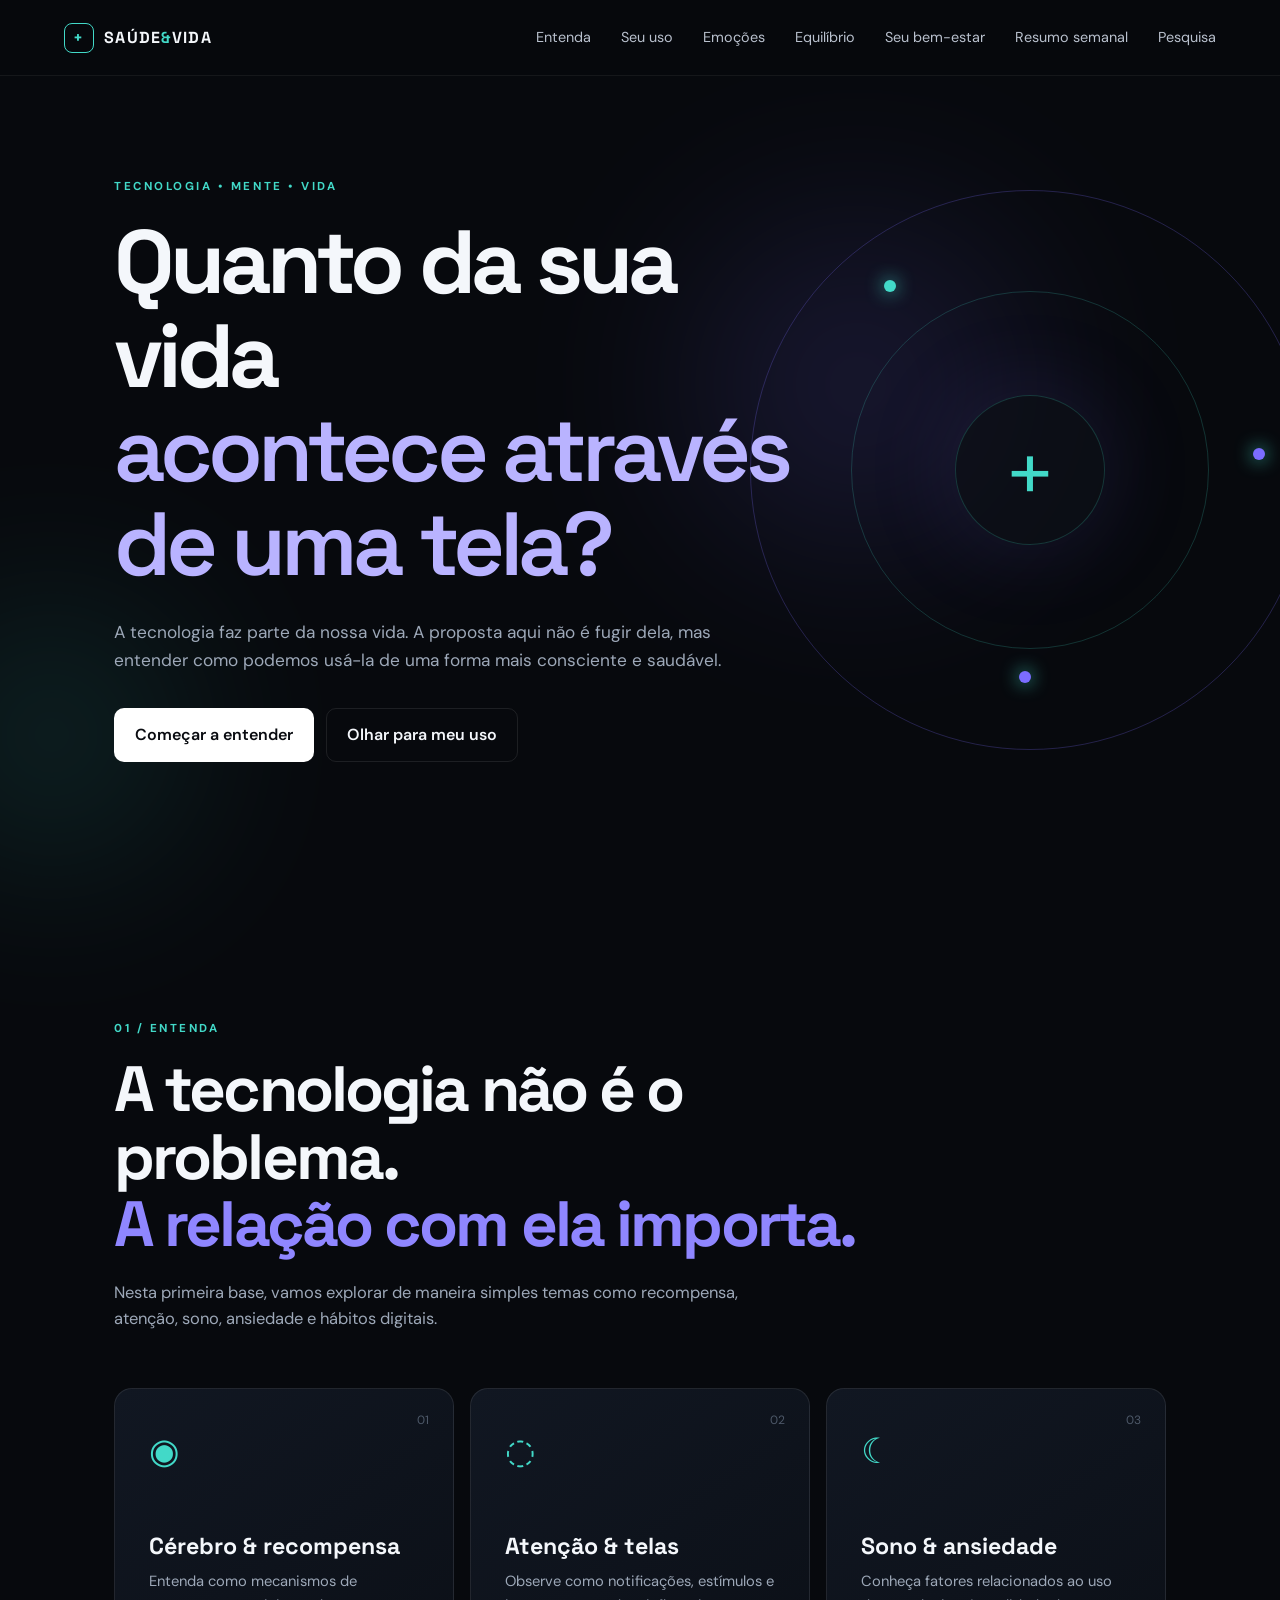
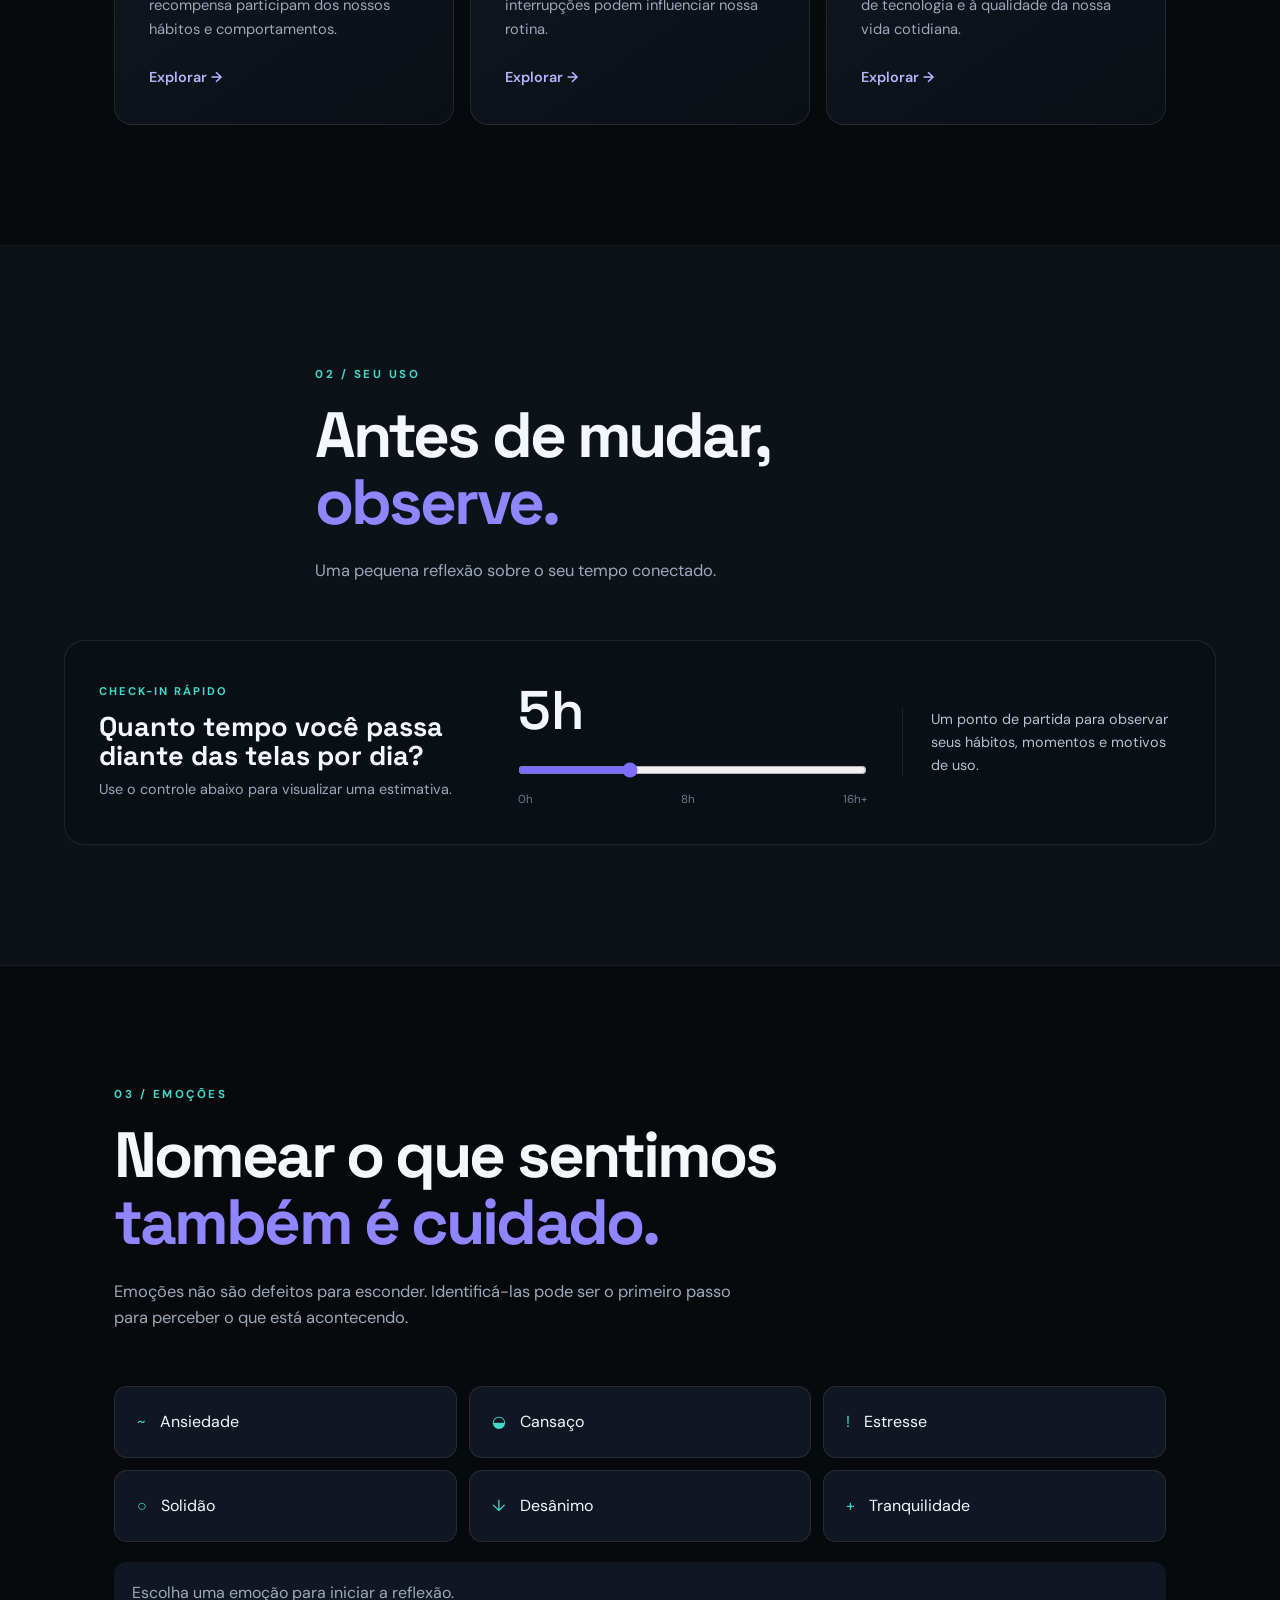
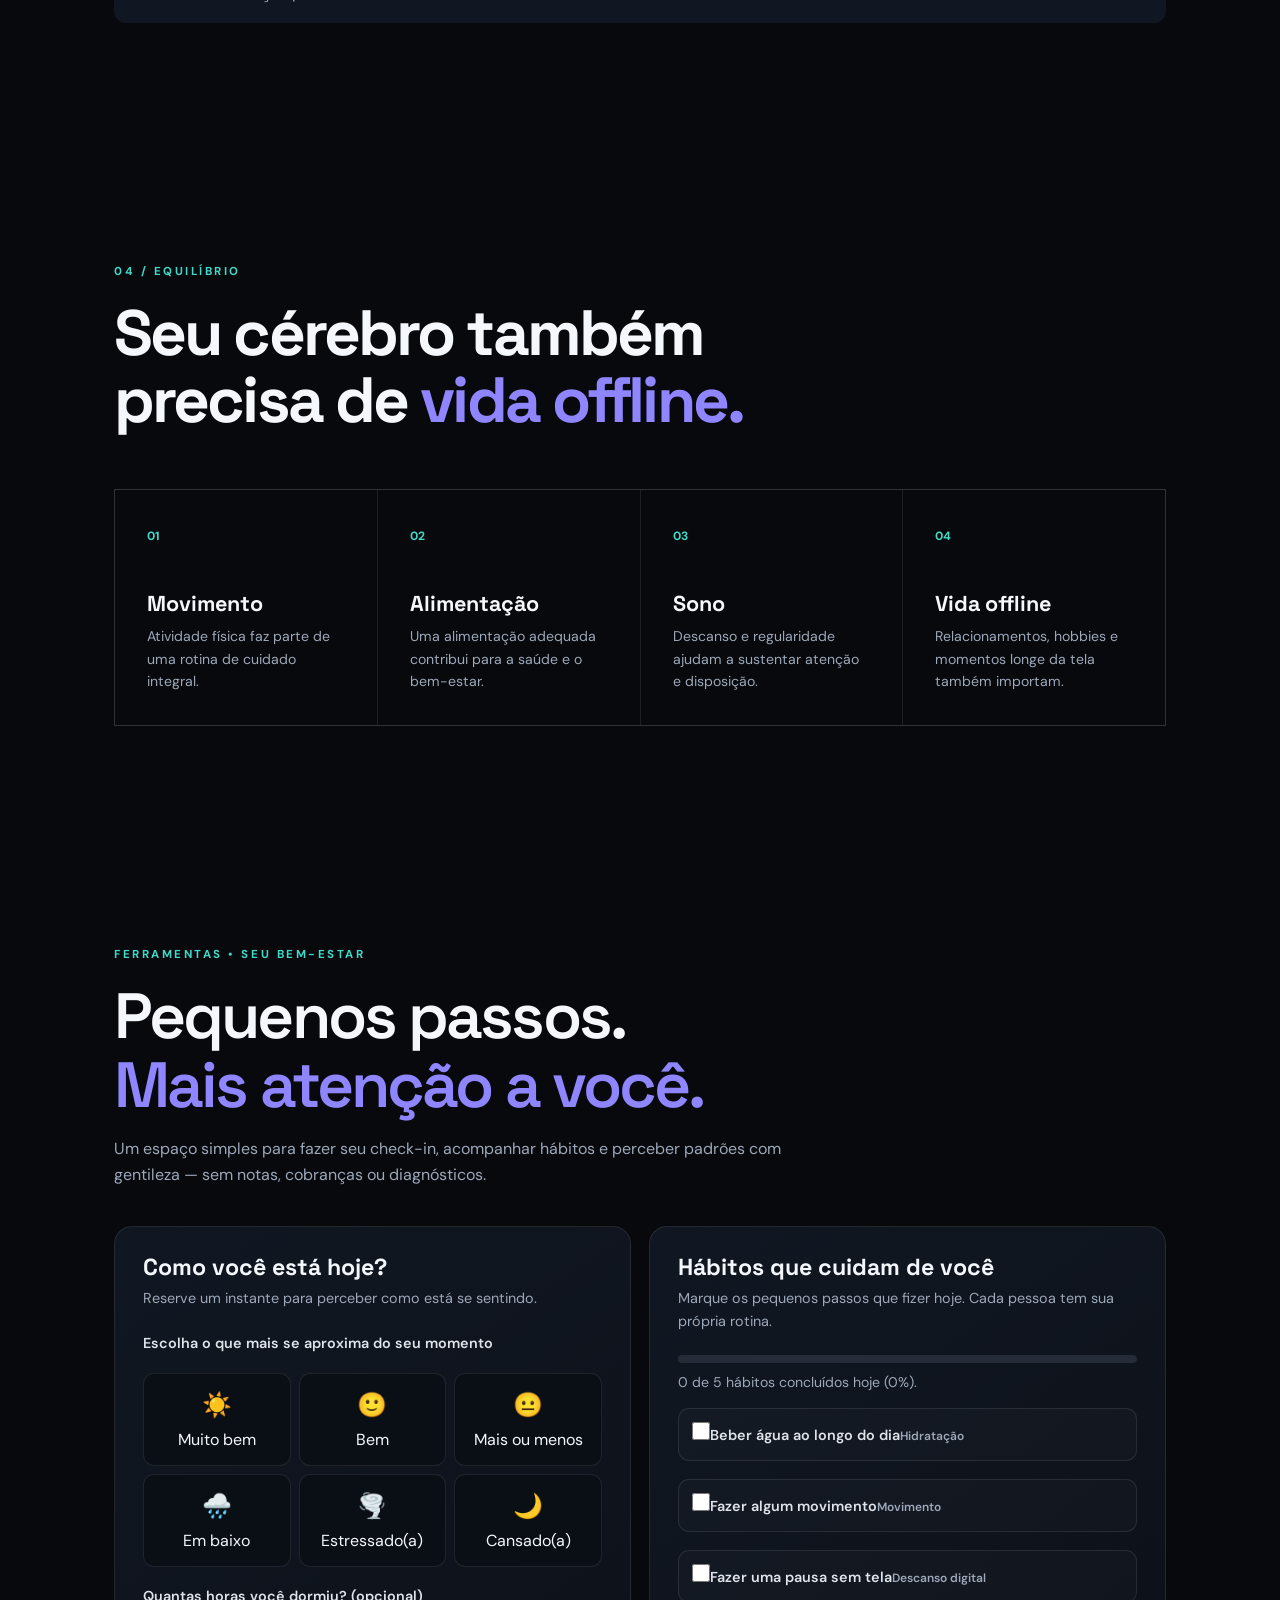
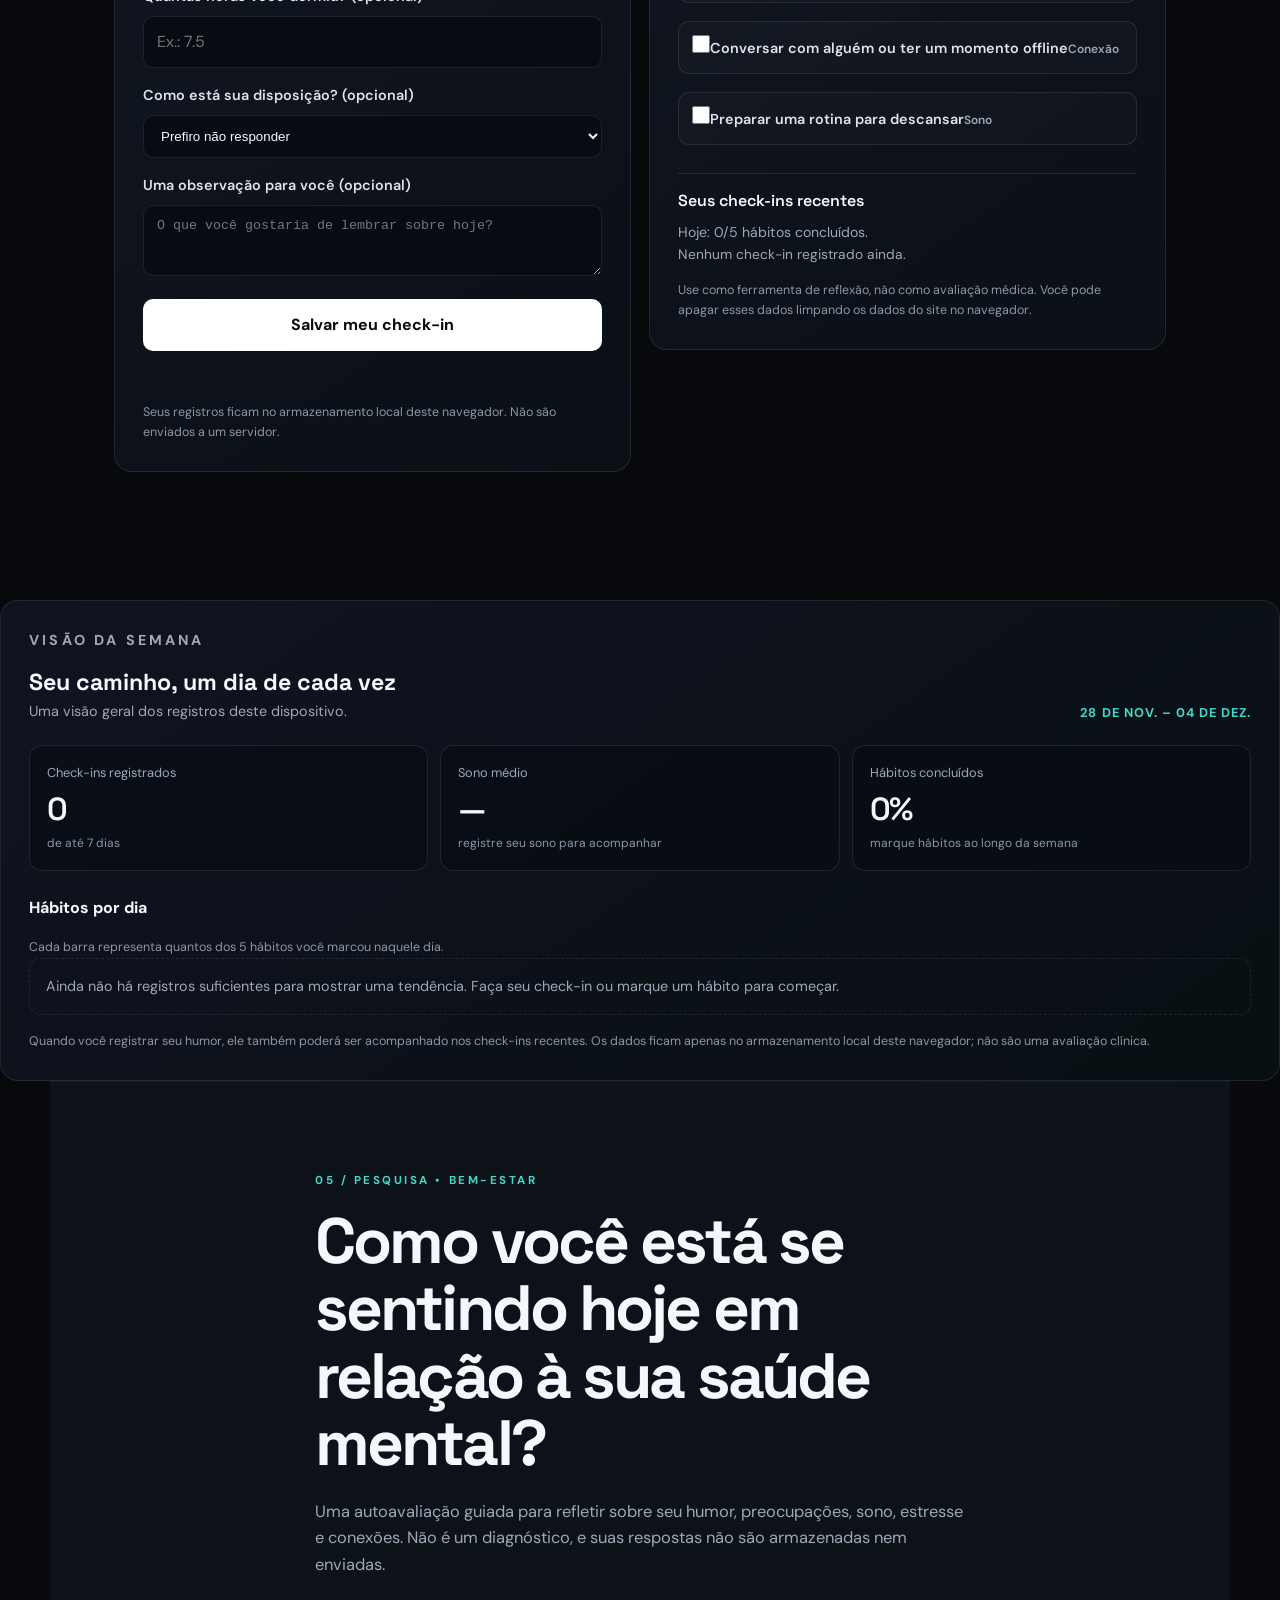
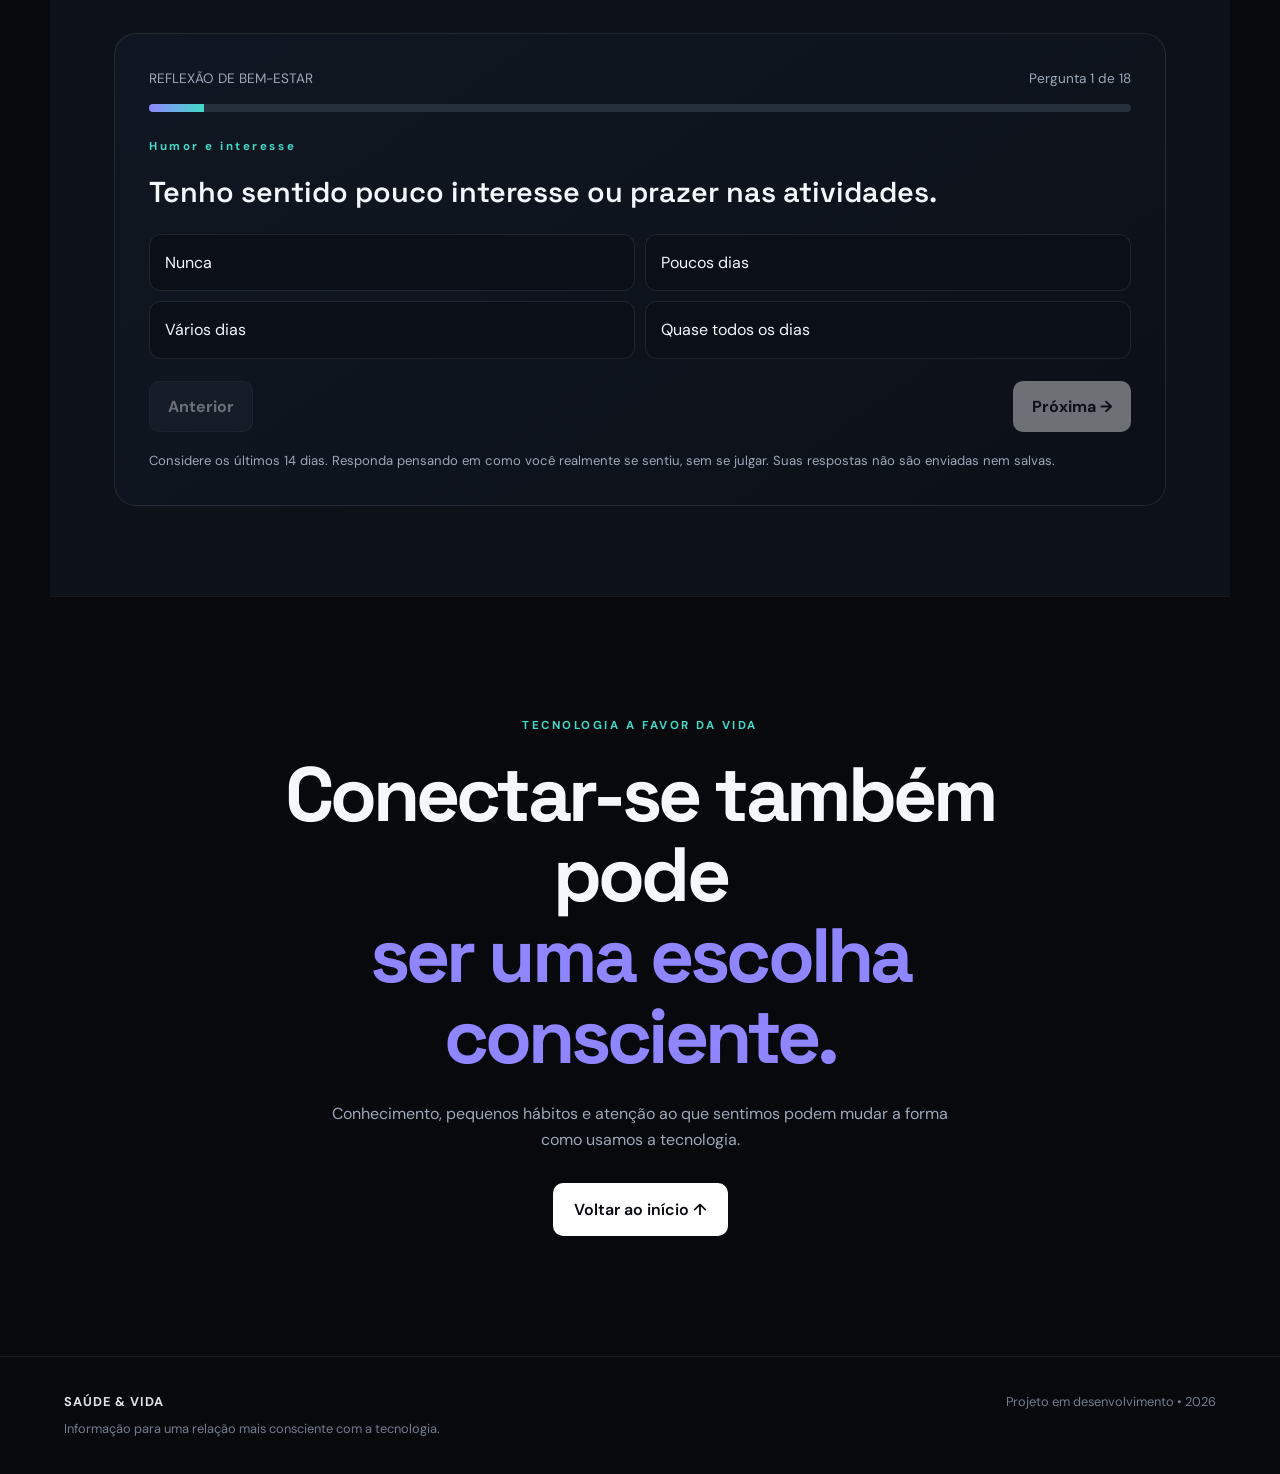
<file: index.html>
<!DOCTYPE html>
<html lang="pt-BR">
<head>
  <meta charset="UTF-8">
  <meta name="viewport" content="width=device-width, initial-scale=1.0">
  <meta name="description" content="Saúde & Vida — uma experiência sobre tecnologia, emoções, hábitos e bem-estar.">
  <title>Saúde & Vida</title>
  <link rel="stylesheet" href="style.css">
  <link rel="stylesheet" href="wellness.css">
  <link rel="stylesheet" href="dashboard.css">
  <link rel="stylesheet" href="screening.css">
</head>
<body>
  <header class="site-header">
    <a class="brand" href="#inicio" aria-label="Saúde & Vida">
      <span class="brand-mark">+</span>
      <span>SAÚDE<span>&</span>VIDA</span>
    </a>

    <button class="menu-toggle" aria-label="Abrir menu" aria-expanded="false">☰</button>

    <nav class="nav" aria-label="Navegação principal">
      <a href="#entenda">Entenda</a>
      <a href="#seu-uso">Seu uso</a>
      <a href="#emocoes">Emoções</a>
      <a href="#equilibrio">Equilíbrio</a>
      <a href="#bem-estar">Seu bem-estar</a>
      <a href="#painel-semanal">Resumo semanal</a>
      <a href="#pesquisa">Pesquisa</a>
    </nav>
  </header>

  <main id="inicio">
    <section class="hero">
      <div class="hero-glow glow-one"></div>
      <div class="hero-glow glow-two"></div>

      <div class="hero-content">
        <p class="eyebrow">TECNOLOGIA • MENTE • VIDA</p>
        <h1>Quanto da sua vida<br><strong>acontece através de uma tela?</strong></h1>
        <p class="hero-text">
          A tecnologia faz parte da nossa vida. A proposta aqui não é fugir dela,
          mas entender como podemos usá-la de uma forma mais consciente e saudável.
        </p>
        <div class="hero-actions">
          <a class="button primary" href="#entenda">Começar a entender</a>
          <a class="button ghost" href="#seu-uso">Olhar para meu uso</a>
        </div>
      </div>

      <div class="hero-orbit" aria-hidden="true">
        <div class="orbit orbit-outer"></div>
        <div class="orbit orbit-inner"></div>
        <div class="orbit-dot dot-one"></div>
        <div class="orbit-dot dot-two"></div>
        <div class="orbit-dot dot-three"></div>
        <div class="core">+</div>
      </div>
    </section>

    <section class="intro section" id="entenda">
      <div class="section-heading">
        <p class="eyebrow">01 / ENTENDA</p>
        <h2>A tecnologia não é o problema.<br><span>A relação com ela importa.</span></h2>
        <p>
          Nesta primeira base, vamos explorar de maneira simples temas como
          recompensa, atenção, sono, ansiedade e hábitos digitais.
        </p>
      </div>

      <div class="cards three">
        <article class="info-card">
          <span class="card-number">01</span>
          <div class="icon">◉</div>
          <h3>Cérebro & recompensa</h3>
          <p>Entenda como mecanismos de recompensa participam dos nossos hábitos e comportamentos.</p>
          <a href="#conteudo">Explorar →</a>
        </article>

        <article class="info-card">
          <span class="card-number">02</span>
          <div class="icon">◌</div>
          <h3>Atenção & telas</h3>
          <p>Observe como notificações, estímulos e interrupções podem influenciar nossa rotina.</p>
          <a href="#conteudo">Explorar →</a>
        </article>

        <article class="info-card">
          <span class="card-number">03</span>
          <div class="icon">☾</div>
          <h3>Sono & ansiedade</h3>
          <p>Conheça fatores relacionados ao uso de tecnologia e à qualidade da nossa vida cotidiana.</p>
          <a href="#conteudo">Explorar →</a>
        </article>
      </div>
    </section>

    <section class="usage section dark-section" id="seu-uso">
      <div class="section-heading compact">
        <p class="eyebrow">02 / SEU USO</p>
        <h2>Antes de mudar, <span>observe.</span></h2>
        <p>Uma pequena reflexão sobre o seu tempo conectado.</p>
      </div>

      <div class="usage-panel">
        <div>
          <p class="panel-label">CHECK-IN RÁPIDO</p>
          <h3>Quanto tempo você passa diante das telas por dia?</h3>
          <p class="muted">Use o controle abaixo para visualizar uma estimativa.</p>
        </div>

        <div class="range-area">
          <output id="screen-output">5h</output>
          <input id="screen-range" type="range" min="0" max="16" value="5" aria-label="Horas de tela por dia">
          <div class="range-labels"><span>0h</span><span>8h</span><span>16h+</span></div>
        </div>

        <div class="usage-result">
          <span id="usage-message">Um ponto de partida para observar seus hábitos.</span>
        </div>
      </div>
    </section>

    <section class="emotions section" id="emocoes">
      <div class="section-heading">
        <p class="eyebrow">03 / EMOÇÕES</p>
        <h2>Nomear o que sentimos<br><span>também é cuidado.</span></h2>
        <p>
          Emoções não são defeitos para esconder. Identificá-las pode ser o primeiro
          passo para perceber o que está acontecendo.
        </p>
      </div>

      <div class="emotion-grid" id="emotion-grid">
        <button class="emotion" data-emotion="Ansiedade"><span>~</span> Ansiedade</button>
        <button class="emotion" data-emotion="Cansaço"><span>◒</span> Cansaço</button>
        <button class="emotion" data-emotion="Estresse"><span>!</span> Estresse</button>
        <button class="emotion" data-emotion="Solidão"><span>○</span> Solidão</button>
        <button class="emotion" data-emotion="Desânimo"><span>↓</span> Desânimo</button>
        <button class="emotion" data-emotion="Tranquilidade"><span>+</span> Tranquilidade</button>
      </div>

      <div class="emotion-response" id="emotion-response" aria-live="polite">
        Escolha uma emoção para iniciar a reflexão.
      </div>
    </section>

    <section class="balance section" id="equilibrio">
      <div class="section-heading compact">
        <p class="eyebrow">04 / EQUILÍBRIO</p>
        <h2>Seu cérebro também precisa de <span>vida offline.</span></h2>
      </div>

      <div class="balance-grid">
        <article><strong>01</strong><h3>Movimento</h3><p>Atividade física faz parte de uma rotina de cuidado integral.</p></article>
        <article><strong>02</strong><h3>Alimentação</h3><p>Uma alimentação adequada contribui para a saúde e o bem-estar.</p></article>
        <article><strong>03</strong><h3>Sono</h3><p>Descanso e regularidade ajudam a sustentar atenção e disposição.</p></article>
        <article><strong>04</strong><h3>Vida offline</h3><p>Relacionamentos, hobbies e momentos longe da tela também importam.</p></article>
      </div>
    </section>


    <section class="wellness-tools" id="bem-estar">
      <div class="tools-heading">
        <p class="eyebrow">FERRAMENTAS • SEU BEM-ESTAR</p>
        <h2>Pequenos passos.<br><span>Mais atenção a você.</span></h2>
        <p class="tools-intro">Um espaço simples para fazer seu check-in, acompanhar hábitos e perceber padrões com gentileza — sem notas, cobranças ou diagnósticos.</p>
      </div>

      <div class="wellness-layout">
        <article class="wellness-card">
          <h3>Como você está hoje?</h3>
          <p class="card-description">Reserve um instante para perceber como está se sentindo.</p>
          <form id="wellness-form">
            <fieldset style="border:0;min-width:0">
              <legend>Escolha o que mais se aproxima do seu momento</legend>
              <div class="mood-options">
                <button class="mood-choice" type="button" data-mood="great" aria-pressed="false"><span>☀️</span>Muito bem</button>
                <button class="mood-choice" type="button" data-mood="okay" aria-pressed="false"><span>🙂</span>Bem</button>
                <button class="mood-choice" type="button" data-mood="neutral" aria-pressed="false"><span>😐</span>Mais ou menos</button>
                <button class="mood-choice" type="button" data-mood="low" aria-pressed="false"><span>🌧️</span>Em baixo</button>
                <button class="mood-choice" type="button" data-mood="stressed" aria-pressed="false"><span>🌪️</span>Estressado(a)</button>
                <button class="mood-choice" type="button" data-mood="tired" aria-pressed="false"><span>🌙</span>Cansado(a)</button>
              </div>
            </fieldset>
            <label for="wellness-sleep">Quantas horas você dormiu? (opcional)</label>
            <input id="wellness-sleep" type="number" min="0" max="24" step="0.5" inputmode="decimal" placeholder="Ex.: 7.5">
            <label for="wellness-energy">Como está sua disposição? (opcional)</label>
            <select id="wellness-energy">
              <option value="">Prefiro não responder</option>
              <option value="1">1 — Muito baixa</option>
              <option value="2">2 — Baixa</option>
              <option value="3">3 — Média</option>
              <option value="4">4 — Boa</option>
              <option value="5">5 — Muito boa</option>
            </select>
            <label for="wellness-note">Uma observação para você (opcional)</label>
            <textarea id="wellness-note" maxlength="280" rows="3" placeholder="O que você gostaria de lembrar sobre hoje?"></textarea>
            <button class="wellness-submit" type="submit">Salvar meu check-in</button>
            <p class="wellness-status" id="wellness-status" aria-live="polite" role="status"></p>
          </form>
          <p class="privacy-note">Seus registros ficam no armazenamento local deste navegador. Não são enviados a um servidor.</p>
        </article>

        <article class="wellness-card">
          <h3>Hábitos que cuidam de você</h3>
          <p class="card-description">Marque os pequenos passos que fizer hoje. Cada pessoa tem sua própria rotina.</p>
          <div class="habit-progress" role="progressbar" aria-label="Hábitos concluídos hoje" aria-valuemin="0" aria-valuemax="100" aria-valuenow="0" id="habit-progress"><span id="habit-progress-fill"></span></div>
          <p class="habit-summary" id="habit-progress-text">0 de 5 hábitos concluídos hoje (0%).</p>
          <div class="habit-list" id="habit-list"></div>
          <div class="wellness-history">
            <h4>Seus check-ins recentes</h4>
            <p class="habit-summary" id="wellness-history-summary">Seus registros aparecerão aqui.</p>
            <ul class="history-list" id="wellness-history-list"><li><span>Nenhum check-in registrado ainda.</span></li></ul>
          </div>
          <p class="privacy-note">Use como ferramenta de reflexão, não como avaliação médica. Você pode apagar esses dados limpando os dados do site no navegador.</p>
        </article>
      </div>
    </section>

    <section class="wellness-dashboard" id="painel-semanal" aria-label="Painel semanal de bem-estar">
      <div id="wellness-dashboard" aria-live="polite"><p class="dashboard-empty">Carregando seu resumo semanal…</p></div>
    </section>

    <section class="emotional-screening section dark-section" id="pesquisa">
      <div class="section-heading compact">
        <p class="eyebrow">05 / PESQUISA • BEM-ESTAR</p>
        <h2>Como você está se sentindo hoje em relação à sua saúde mental?</h2>
        <p>Uma autoavaliação guiada para refletir sobre seu humor, preocupações, sono, estresse e conexões. Não é um diagnóstico, e suas respostas não são armazenadas nem enviadas.</p>
      </div>
      <div id="emotional-screening" aria-live="polite" aria-atomic="true">
        <p class="dashboard-empty">Preparando sua autoavaliação…</p>
      </div>
    </section>

    <section class="final-cta section">
      <p class="eyebrow">TECNOLOGIA A FAVOR DA VIDA</p>
      <h2>Conectar-se também pode<br><span>ser uma escolha consciente.</span></h2>
      <p>Conhecimento, pequenos hábitos e atenção ao que sentimos podem mudar a forma como usamos a tecnologia.</p>
      <a class="button primary" href="#inicio">Voltar ao início ↑</a>
    </section>
  </main>

  <footer class="footer">
    <div>
      <strong>SAÚDE & VIDA</strong>
      <p>Informação para uma relação mais consciente com a tecnologia.</p>
    </div>
    <span>Projeto em desenvolvimento • 2026</span>
  </footer>

  <script src="script.js"></script>
  <script src="wellness.js"></script>
  <script src="dashboard.js"></script>
  <script src="screening.js"></script>
</body>
</html>
</file>
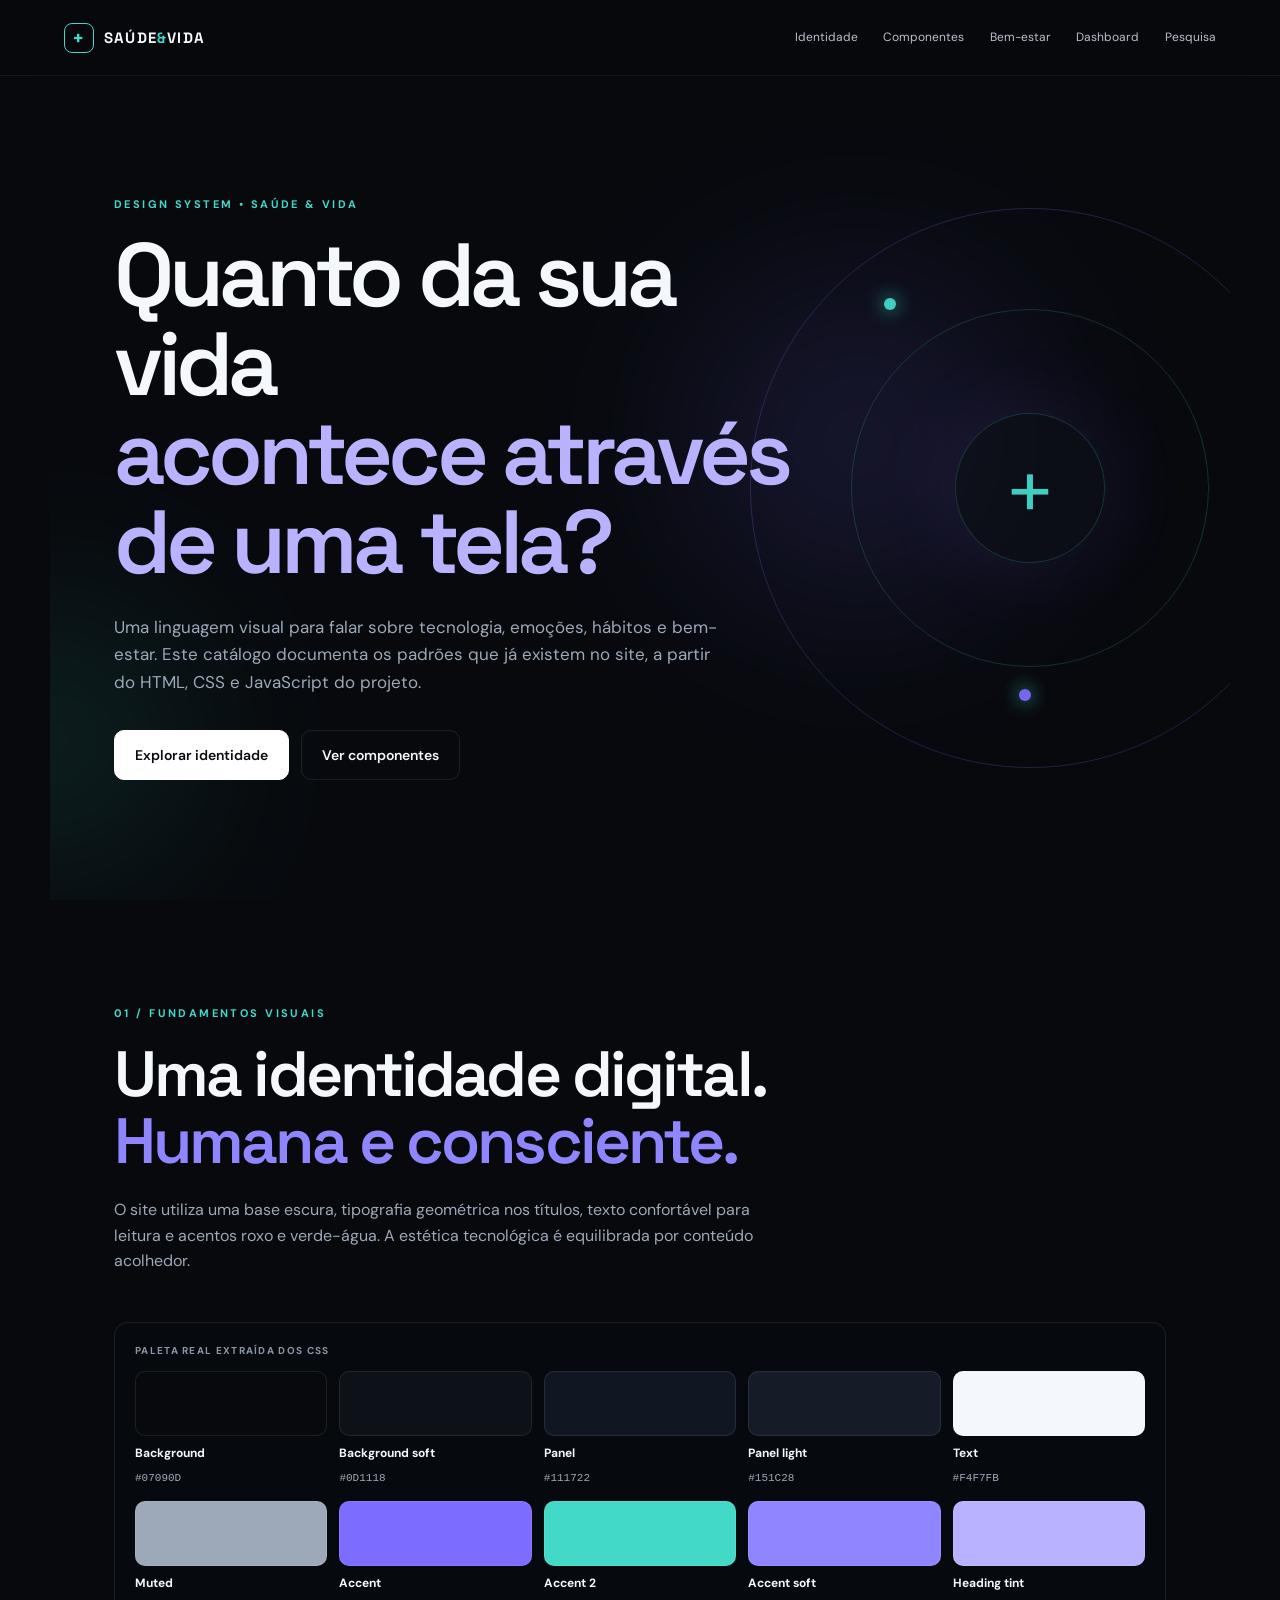
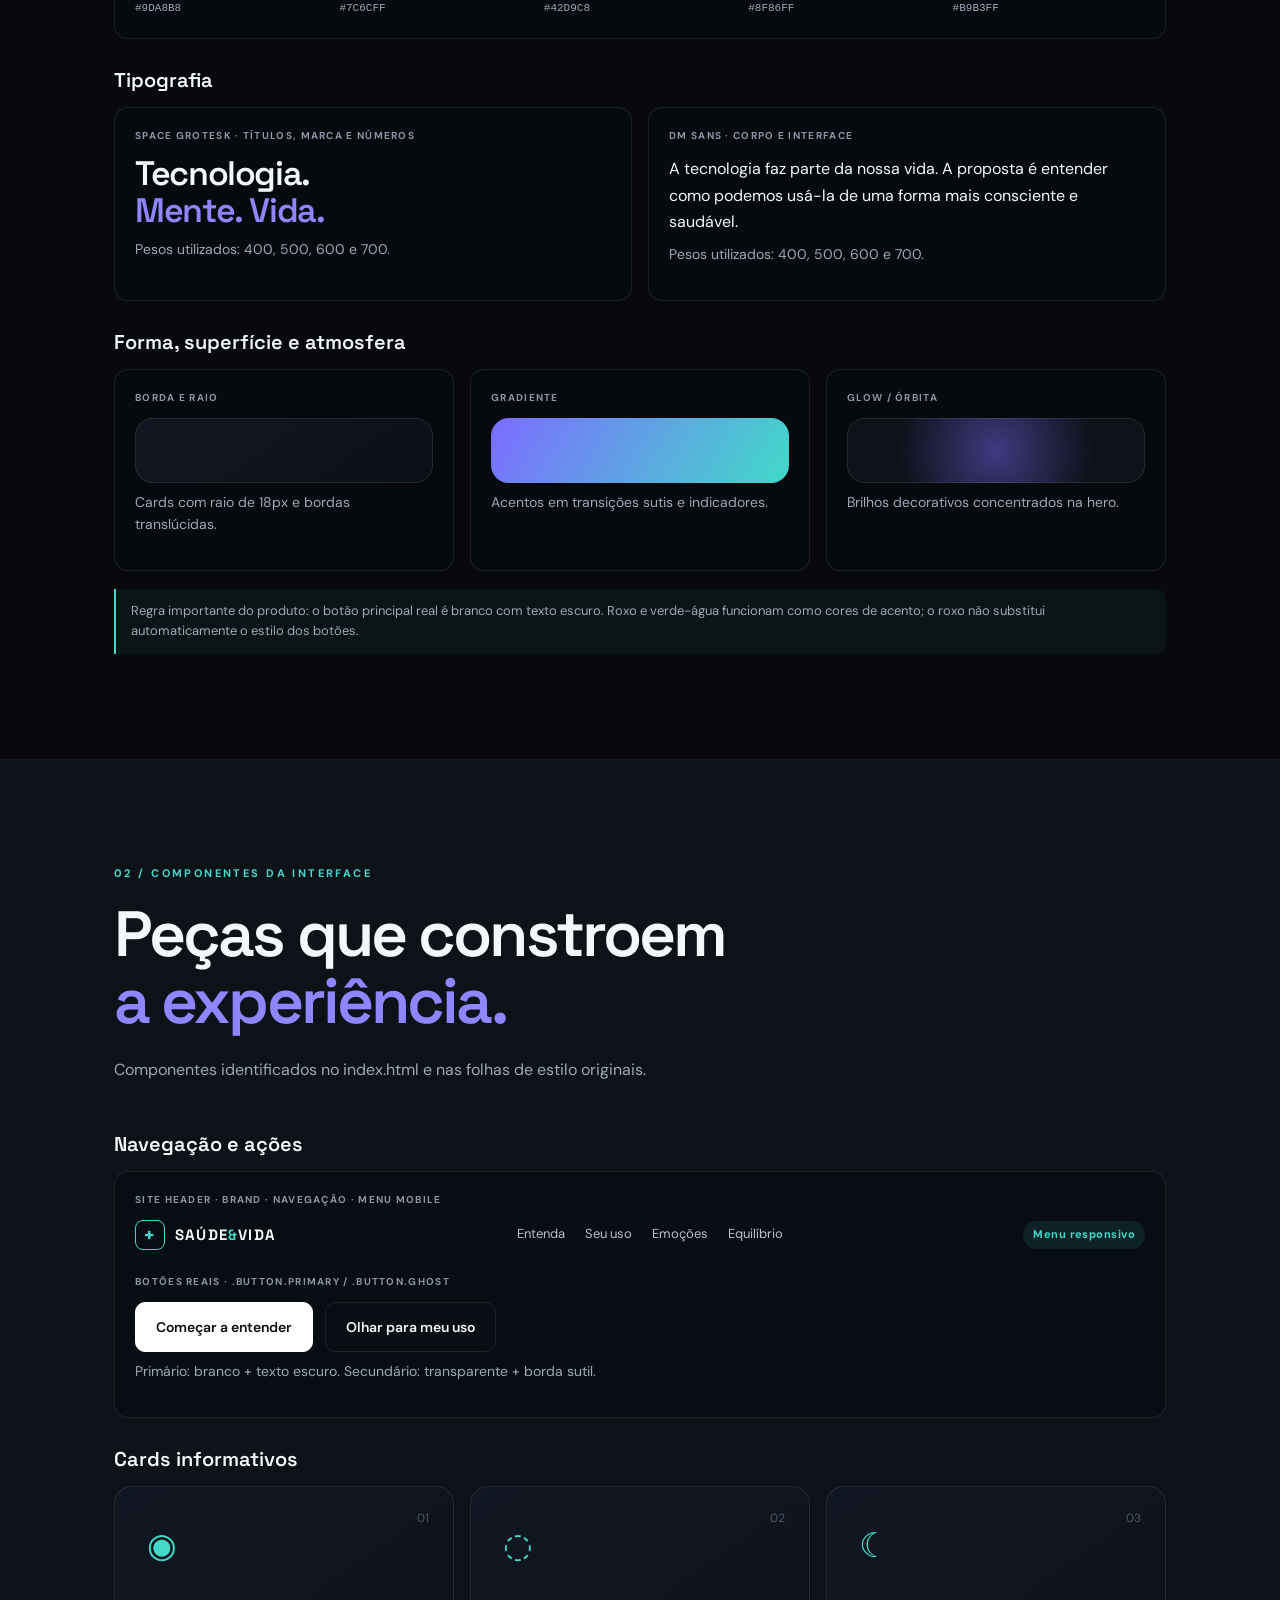
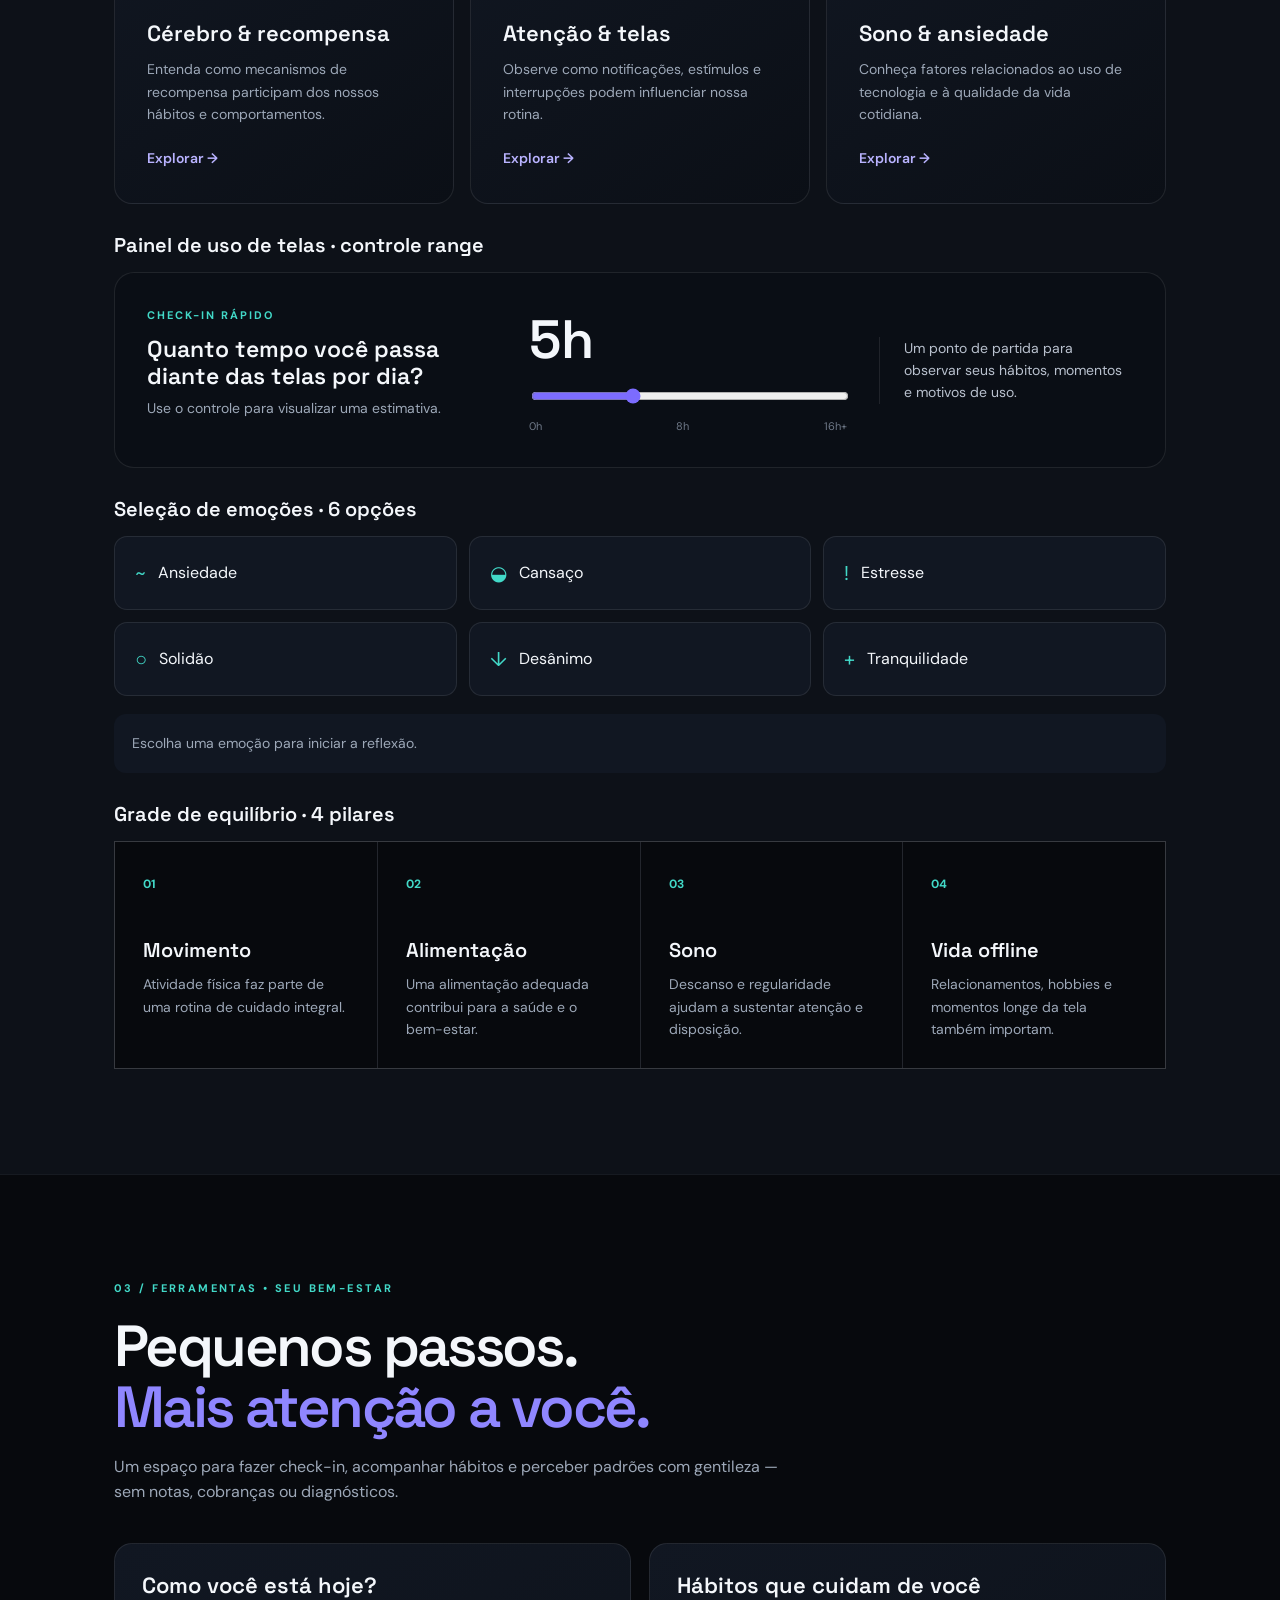
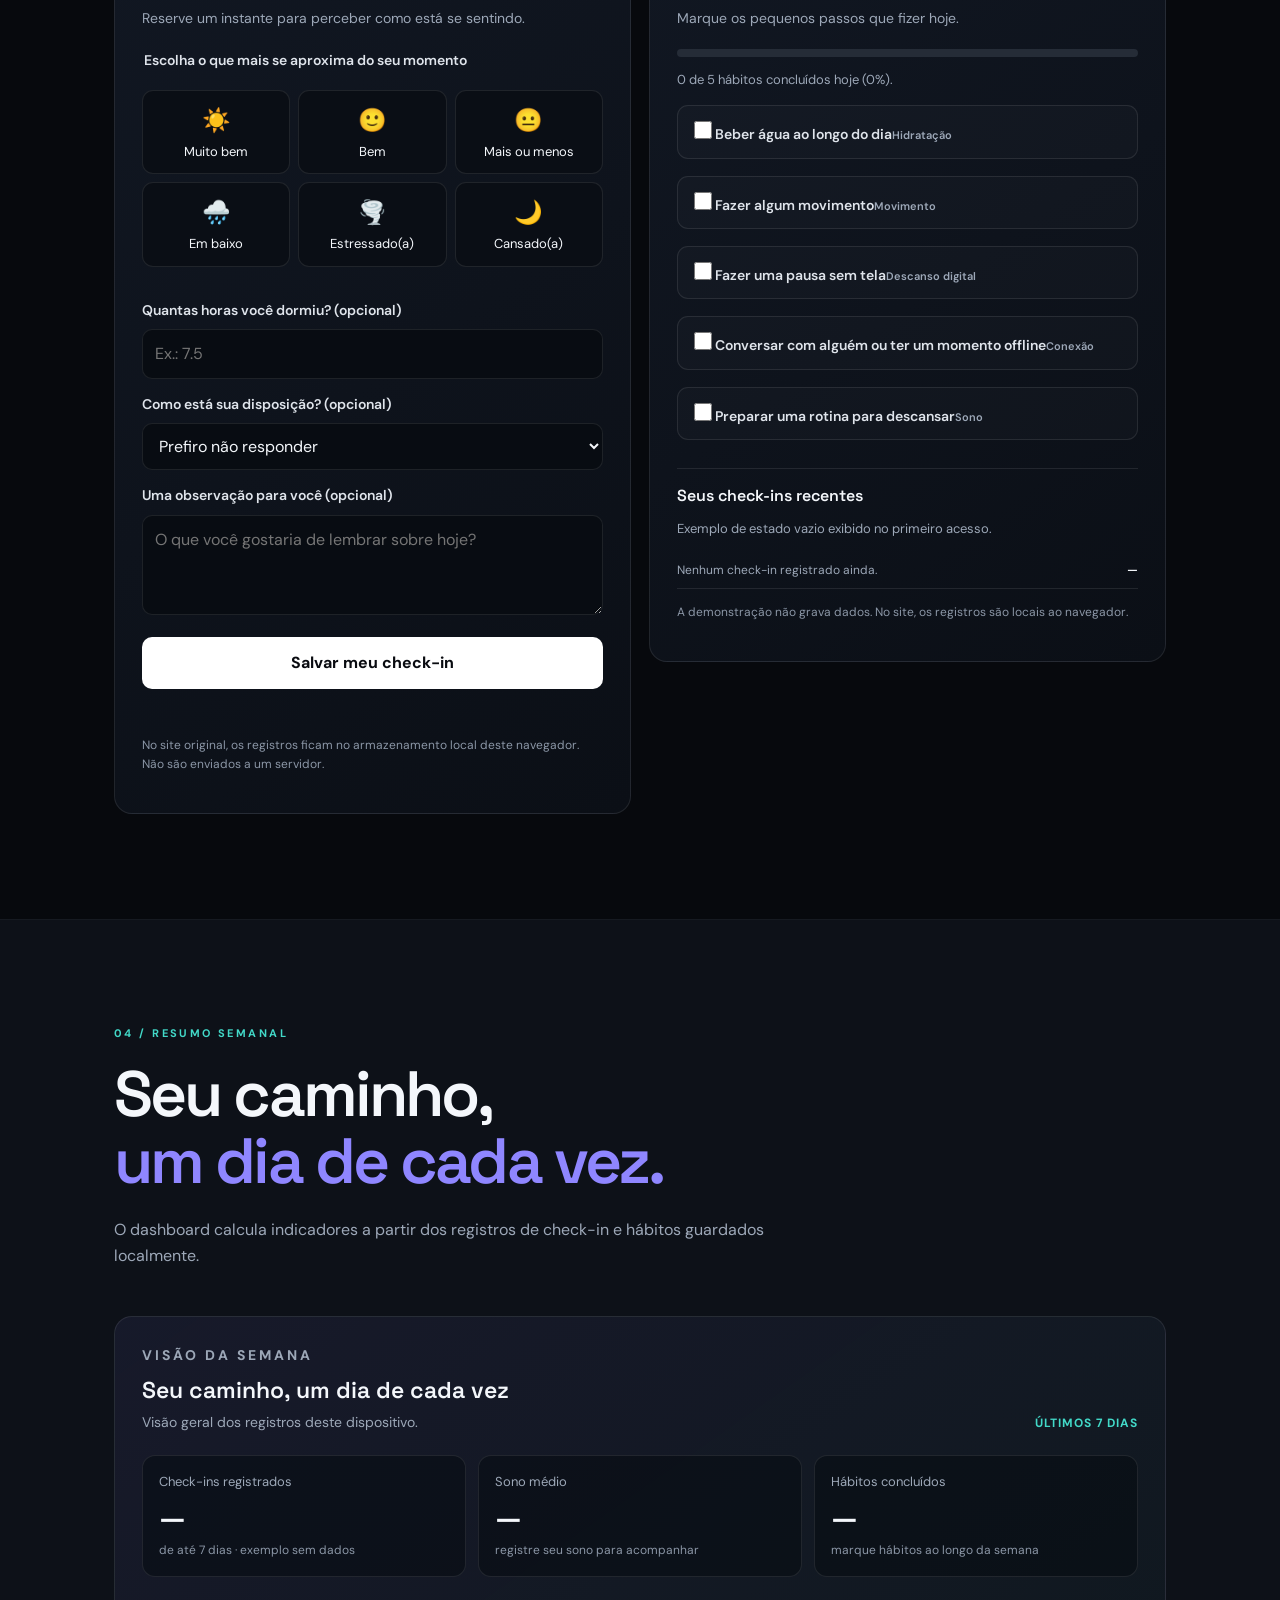
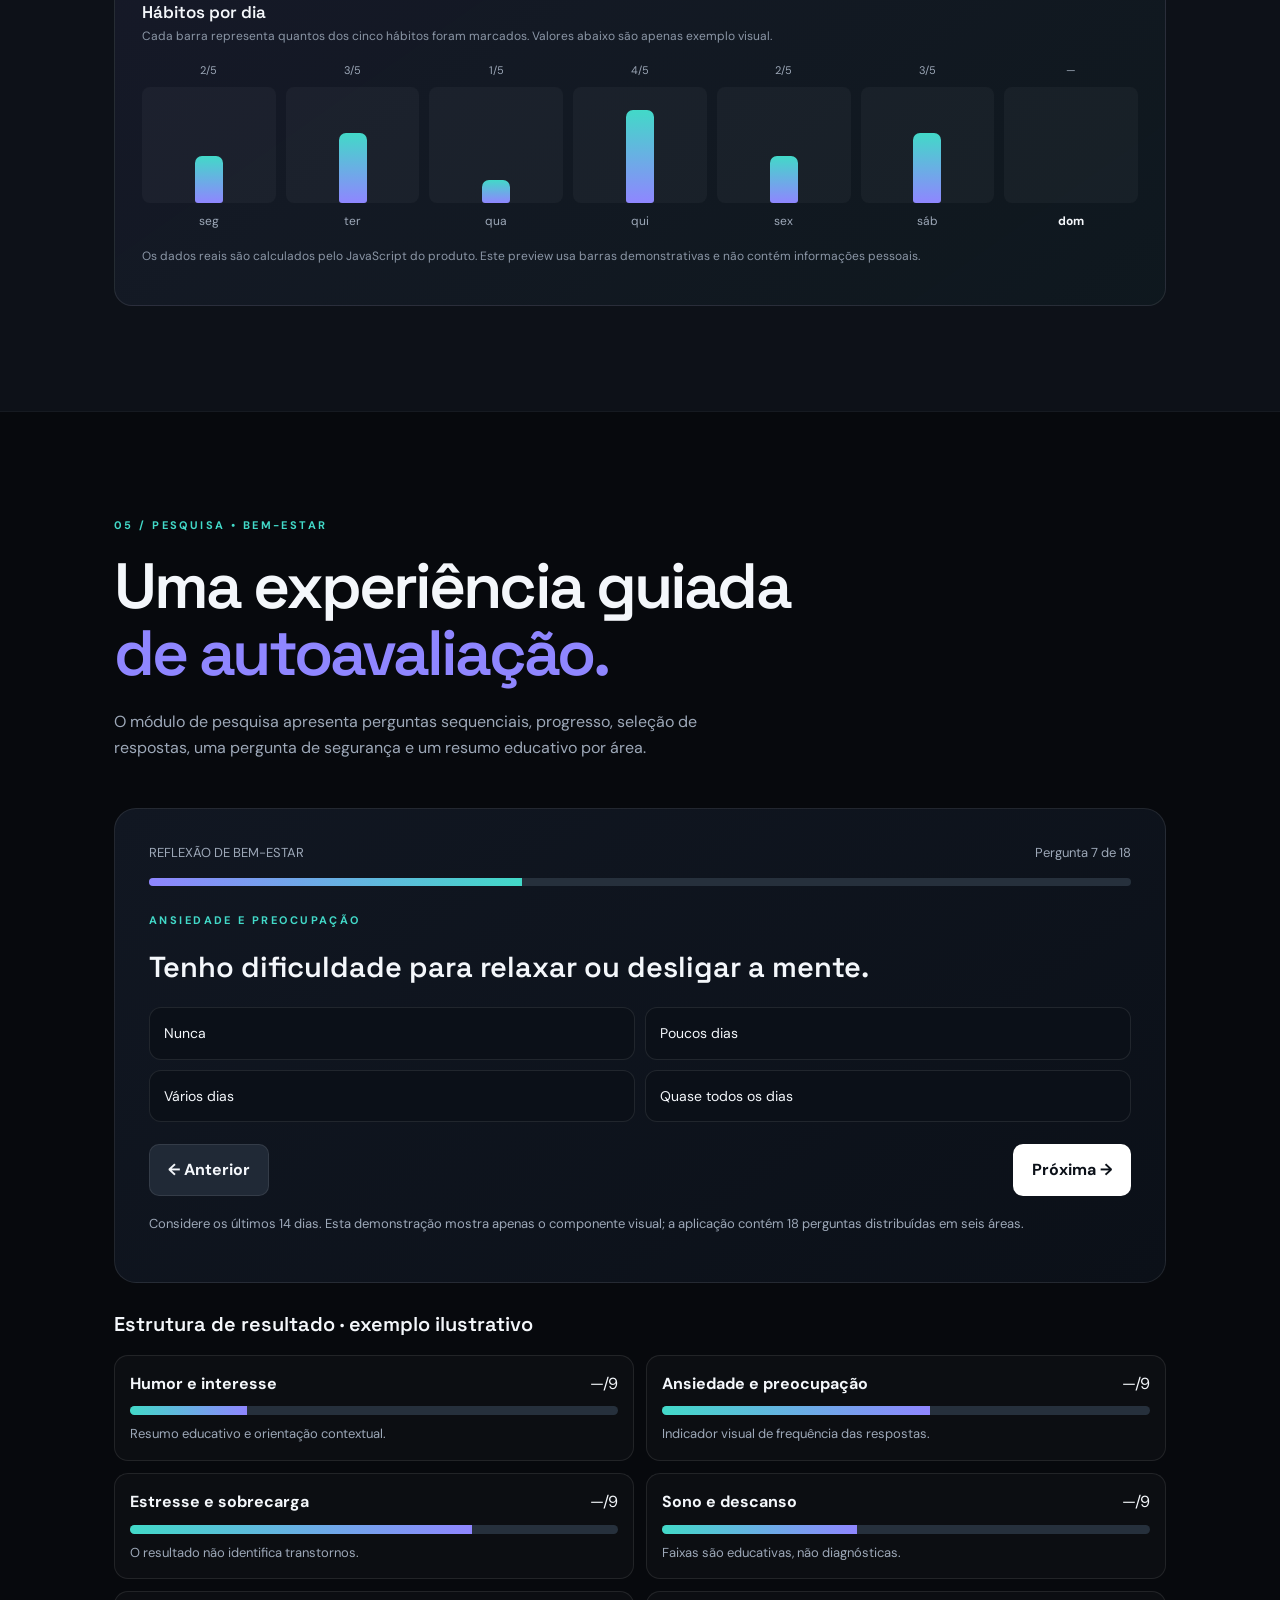
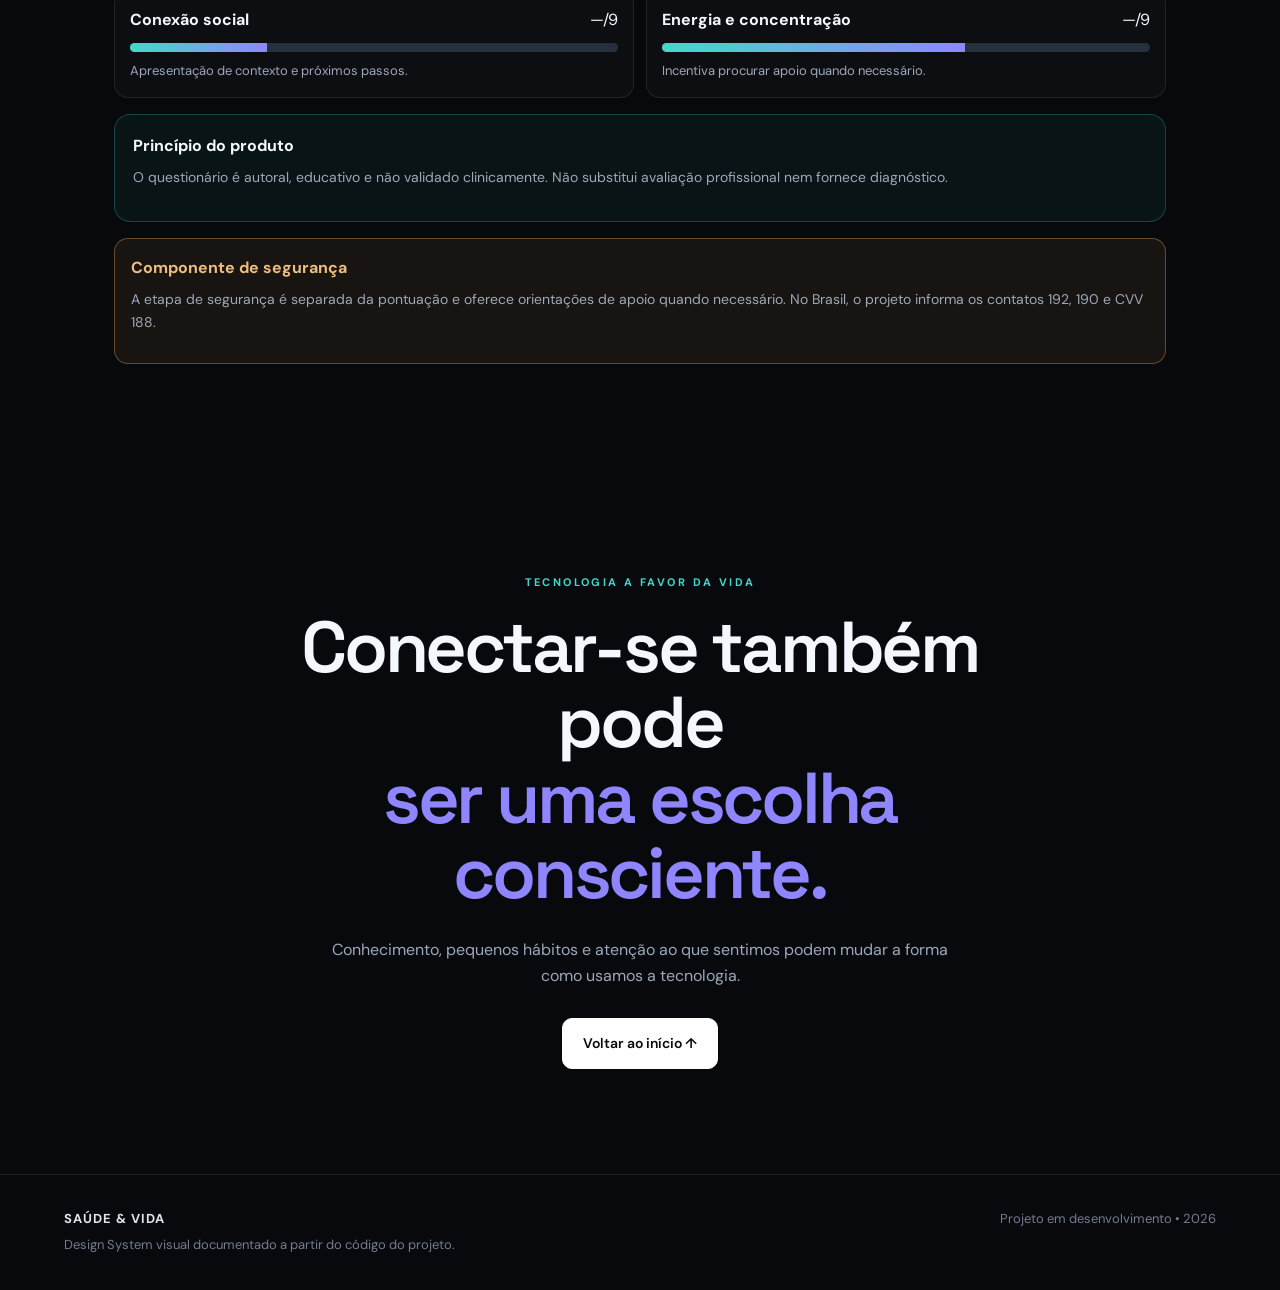
<file: design-system/preview/index.html>
<!DOCTYPE html>
<html lang="pt-BR">
<head>
<meta charset="UTF-8">
<meta name="viewport" content="width=device-width, initial-scale=1">
<meta name="theme-color" content="#07090d">
<meta name="description" content="Design System visual do Saúde & Vida, documentado a partir da interface implementada.">
<title>Saúde & Vida — Design System Visual</title>
<style>
@import url('https://fonts.googleapis.com/css2?family=DM+Sans:wght@400;500;600;700&family=Space+Grotesk:wght@400;500;600;700&display=swap');
:root{--bg:#07090d;--bg-soft:#0d1118;--panel:#111722;--panel-light:#151c28;--panel-deep:#0a0e15;--field:#080c12;--text:#f4f7fb;--muted:#9da8b8;--muted-strong:#b9c1ce;--muted-soft:#8b96a6;--white:#fff;--accent:#7c6cff;--accent-soft:#8f86ff;--accent-heading:#b9b3ff;--accent-2:#42d9c8;--line:rgba(255,255,255,.09);--body:'DM Sans',sans-serif;--heading:'Space Grotesk',sans-serif;--max:1180px}
*{box-sizing:border-box}html{scroll-behavior:smooth;scroll-padding-top:90px}body{margin:0;background:var(--bg);color:var(--text);font:400 16px/1.6 var(--body);overflow-x:hidden}a{color:inherit;text-decoration:none}button,input,select,textarea{font:inherit}button{cursor:pointer}
.site-header{height:76px;position:sticky;top:0;z-index:30;display:flex;align-items:center;justify-content:space-between;padding:0 5vw;background:rgba(7,9,13,.88);border-bottom:1px solid rgba(255,255,255,.06);backdrop-filter:blur(18px)}
.brand{display:flex;align-items:center;gap:10px;font:700 15px var(--heading);letter-spacing:.08em}.brand-mark{width:30px;height:30px;border:1px solid var(--accent-2);display:grid;place-items:center;color:var(--accent-2);border-radius:8px;font-size:20px}.brand-name span{color:var(--accent-2)}
.nav{display:flex;align-items:center;gap:clamp(10px,2vw,28px);color:var(--muted-strong);font-size:12px}.nav a:hover{color:var(--white)}.menu-toggle{display:none;background:none;border:0;color:white;font-size:24px}
.wrap{max-width:var(--max);margin:auto;padding-left:5vw;padding-right:5vw}.hero{min-height:680px;min-height:calc(100svh - 76px);position:relative;display:flex;align-items:center;padding-top:90px;padding-bottom:90px;isolation:isolate;overflow:hidden}.hero-content{position:relative;z-index:3;max-width:730px}.eyebrow{font-size:11px;letter-spacing:.22em;font-weight:700;color:var(--accent-2);margin:0 0 18px}.hero h1{font:600 clamp(48px,7vw,94px)/.99 var(--heading);letter-spacing:-.055em;margin:0}.hero h1 strong{font-weight:600;color:var(--accent-heading)}.hero-text{max-width:610px;margin:28px 0 34px;color:var(--muted);font-size:17px}.actions{display:flex;gap:12px;flex-wrap:wrap}
.button{display:inline-flex;align-items:center;justify-content:center;padding:13px 20px;border-radius:10px;border:1px solid var(--line);font-weight:600;font-size:14px;transition:.25s}.button.primary{background:var(--white);color:#090b10;border-color:var(--white)}.button.primary:hover{transform:translateY(-2px);box-shadow:0 12px 30px rgba(255,255,255,.1)}.button.ghost{background:transparent;color:var(--text)}.button.ghost:hover{background:rgba(255,255,255,.06)}.button:focus-visible,.emotion:focus-visible,.mood-choice:focus-visible,.screening-option:focus-visible,input:focus-visible,select:focus-visible,textarea:focus-visible{outline:2px solid var(--accent-2);outline-offset:3px}
.hero-orbit{position:absolute;right:-80px;top:50%;transform:translateY(-50%);width:560px;height:560px;display:grid;place-items:center;z-index:-1;opacity:.95}.orbit{position:absolute;border:1px solid rgba(124,108,255,.25);border-radius:50%}.orbit.outer{width:100%;height:100%;animation:spin 22s linear infinite}.orbit.inner{width:64%;height:64%;border-color:rgba(66,217,200,.2);animation:spin 15s linear infinite reverse}.core{width:150px;height:150px;border-radius:50%;display:grid;place-items:center;font-size:80px;color:var(--accent-2);border:1px solid rgba(66,217,200,.2);background:rgba(13,17,24,.7);box-shadow:0 0 100px rgba(124,108,255,.14)}.orbit-dot{position:absolute;width:12px;height:12px;border-radius:50%;background:var(--accent-2);box-shadow:0 0 18px var(--accent-2)}.dot-one{top:16%;left:24%}.dot-two{right:8%;top:46%;background:var(--accent)}.dot-three{bottom:12%;left:48%;background:var(--accent)}.hero-glow{position:absolute;filter:blur(100px);opacity:.16;border-radius:50%;z-index:-2}.glow-one{width:320px;height:320px;background:var(--accent);right:18%;top:25%}.glow-two{width:240px;height:240px;background:var(--accent-2);left:-10%;bottom:5%}
.section{padding-top:105px;padding-bottom:105px}.dark-section{max-width:none;background:var(--bg-soft);border-top:1px solid rgba(255,255,255,.04);border-bottom:1px solid rgba(255,255,255,.04)}.section-heading{max-width:760px;margin-bottom:48px}.section-heading.compact{max-width:680px}.section-heading h2,.tools-heading h2,.final-cta h2{font:600 clamp(34px,5vw,64px)/1.05 var(--heading);letter-spacing:-.045em;margin:0}.section-heading h2 span,.tools-heading h2 span,.final-cta h2 span{color:var(--accent-soft)}.section-heading>p:last-child{color:var(--muted);max-width:650px;margin-top:22px;font-size:16px}
.cards{display:grid;gap:16px}.cards.three{grid-template-columns:repeat(3,1fr)}.info-card{position:relative;padding:32px;background:linear-gradient(145deg,var(--panel),#0b0f16);border:1px solid var(--line);border-radius:18px;min-height:300px;overflow:hidden;transition:.3s}.info-card:hover{transform:translateY(-5px);border-color:rgba(124,108,255,.35)}.card-number{position:absolute;right:24px;top:22px;color:#4e5969;font-size:12px}.info-icon{font-size:34px;color:var(--accent-2);margin:0 0 48px}.info-card h3{font:600 22px/1.15 var(--heading);margin:0 0 12px}.info-card p{color:var(--muted);font-size:14px;margin:0}.info-card a{display:inline-block;margin-top:22px;color:var(--accent-heading);font-size:14px;font-weight:600}
.usage-panel{display:grid;grid-template-columns:1.1fr 1fr .8fr;gap:32px;align-items:center;padding:32px;border:1px solid var(--line);border-radius:20px;background:var(--panel-deep)}.panel-label{font-size:11px;letter-spacing:.18em;color:var(--accent-2);font-weight:700;margin:0 0 12px}.usage-panel h3{font:600 23px/1.15 var(--heading);margin:0}.muted{color:var(--muted);font-size:14px;margin-top:8px}.range-area output{display:block;font:600 54px var(--heading);margin-bottom:12px}.range-area input{width:100%;accent-color:var(--accent)}.range-labels{display:flex;justify-content:space-between;color:#6f7988;font-size:11px;margin-top:6px}.usage-result{border-left:1px solid var(--line);padding-left:24px;color:var(--muted-strong);font-size:14px}
.emotion-grid{display:grid;grid-template-columns:repeat(3,1fr);gap:12px}.emotion{display:flex;align-items:center;text-align:left;padding:20px;border:1px solid var(--line);background:var(--panel);color:var(--text);border-radius:13px;transition:.25s}.emotion span{color:var(--accent-2);margin-right:12px;font-size:20px}.emotion:hover,.emotion.active{border-color:var(--accent);background:#151329}.emotion-response{margin-top:18px;padding:18px;border-radius:12px;background:var(--panel);color:var(--muted);min-height:58px;font-size:14px}
.balance-grid{display:grid;grid-template-columns:repeat(4,1fr);gap:1px;background:var(--line);border:1px solid var(--line)}.balance-grid article{background:var(--bg);padding:28px;min-height:220px}.balance-grid strong{color:var(--accent-2);font-size:12px}.balance-grid h3{font:600 20px var(--heading);margin:42px 0 10px}.balance-grid p{color:var(--muted);font-size:14px;margin:0}
.tools-heading{max-width:760px;margin-bottom:38px}.tools-heading h2{font-size:clamp(34px,5vw,58px)}.tools-intro{color:var(--muted);margin-top:16px;max-width:680px}.wellness-layout{display:grid;grid-template-columns:1fr 1fr;gap:18px;align-items:start}.wellness-card{min-width:0;padding:27px;background:linear-gradient(145deg,var(--panel),#0b0f16);border:1px solid var(--line);border-radius:18px}.wellness-card h3{font:600 22px var(--heading);margin:0 0 8px}.card-description{color:var(--muted);font-size:14px;margin:0 0 20px}.wellness-card label,.wellness-card legend{display:block;color:#dfe4eb;font-size:14px;font-weight:600;margin-bottom:8px}.mood-options{display:grid;grid-template-columns:repeat(3,minmax(0,1fr));gap:8px;margin:10px 0 18px}.mood-choice{padding:11px 6px;border:1px solid var(--line);border-radius:11px;background:#0a0e15;color:var(--text);font-size:13px}.mood-choice[aria-pressed=true]{border-color:var(--accent-2);background:rgba(66,217,200,.1);box-shadow:inset 0 0 0 1px rgba(66,217,200,.12)}.mood-choice span{display:block;font-size:23px;margin-bottom:3px}.field{margin:14px 0}.field input,.field select,.field textarea{width:100%;padding:11px 12px;border:1px solid var(--line);border-radius:10px;background:var(--field);color:var(--text)}.wellness-submit{width:100%;border:0;border-radius:10px;padding:13px 16px;background:var(--white);color:#090b10;font-weight:700}.status{min-height:23px;margin-top:10px;color:var(--accent-2);font-size:13px}.privacy-note{color:var(--muted-soft);font-size:12px;margin-top:14px}.habit-progress{height:8px;border-radius:99px;background:#252c37;overflow:hidden;margin:12px 0 8px}.habit-progress span{display:block;height:100%;width:0;background:linear-gradient(90deg,var(--accent),var(--accent-2));transition:width .25s}.habit-summary{color:var(--muted);font-size:13px}.habit-list{display:grid;gap:9px;margin:14px 0 20px}.habit-item{display:flex;align-items:center;gap:10px;padding:12px;border:1px solid var(--line);border-radius:11px;background:rgba(255,255,255,.02);font-size:13px}.habit-item input{width:18px;height:18px;accent-color:var(--accent-2)}.habit-item span{flex:1}.habit-item small{color:var(--muted);font-size:11px}.wellness-history{margin-top:18px;padding-top:16px;border-top:1px solid var(--line)}.wellness-history h4{font:600 16px var(--heading);margin:0 0 10px}.history-row{display:flex;justify-content:space-between;gap:10px;padding:8px 0;color:var(--muted);font-size:12px;border-bottom:1px solid var(--line)}.history-row b{color:var(--text);font-weight:600}
.dashboard{margin-top:28px;padding:27px;border:1px solid var(--line);border-radius:18px;background:linear-gradient(145deg,rgba(143,134,255,.08),rgba(66,217,200,.035))}.dashboard-heading{display:flex;flex-wrap:wrap;justify-content:space-between;align-items:end;gap:12px;margin-bottom:22px}.dashboard-heading h3{font:600 23px var(--heading);margin:0 0 6px}.dashboard-heading p{color:var(--muted);font-size:14px;margin:0}.period{color:var(--accent-2);font-size:12px;font-weight:700;letter-spacing:.08em;text-transform:uppercase}.dashboard-stats{display:grid;grid-template-columns:repeat(3,minmax(0,1fr));gap:12px;margin-bottom:24px}.stat{padding:16px;border:1px solid var(--line);border-radius:13px;background:rgba(7,11,17,.55)}.stat span{display:block;color:var(--muted);font-size:13px;margin-bottom:8px}.stat strong{display:block;font:600 30px/1.1 var(--heading);letter-spacing:-.04em}.stat small{display:block;color:var(--muted-soft);font-size:12px;margin-top:7px}.week-chart{display:grid;grid-template-columns:repeat(7,minmax(0,1fr));gap:10px;align-items:end}.week-day{text-align:center}.bar-value{display:block;color:var(--muted);font-size:11px;margin-bottom:7px}.week-track{height:116px;display:flex;align-items:flex-end;justify-content:center;padding:0 3px;border-radius:8px;background:rgba(255,255,255,.035);overflow:hidden}.week-bar{width:min(100%,28px);border-radius:7px 7px 3px 3px;background:linear-gradient(180deg,var(--accent-2),var(--accent-soft))}.day-label{display:block;color:var(--muted);font-size:12px;margin-top:9px}.today .day-label{color:var(--text);font-weight:700}.footnote{color:var(--muted-soft);font-size:12px;margin-top:16px}
.screening-shell{border:1px solid var(--line);border-radius:22px;background:linear-gradient(145deg,var(--panel),#0b1018);padding:clamp(18px,4vw,34px)}.screening-top{display:flex;justify-content:space-between;gap:12px;align-items:center;flex-wrap:wrap;color:var(--muted);font-size:13px}.screening-progress{height:8px;background:#26303c;border-radius:20px;overflow:hidden;margin:14px 0 26px}.screening-progress span{display:block;height:100%;width:38%;background:linear-gradient(90deg,var(--accent-soft),var(--accent-2))}.screening-question{font:600 clamp(21px,3vw,29px)/1.3 var(--heading);margin:12px 0 22px}.screening-options{display:grid;grid-template-columns:repeat(2,minmax(0,1fr));gap:10px}.screening-option{padding:14px;text-align:left;border:1px solid var(--line);border-radius:12px;background:#0b1018;color:var(--text);font-size:14px}.screening-option[aria-pressed=true]{border-color:var(--accent-2);background:rgba(66,217,200,.12);box-shadow:inset 0 0 0 1px rgba(66,217,200,.18)}.screening-controls{display:flex;justify-content:space-between;gap:12px;margin-top:22px}.screening-controls button{border:1px solid var(--line);border-radius:10px;padding:12px 18px;background:#202936;color:var(--text);font-weight:700}.screening-controls .next{background:var(--white);color:#0b1018;border-color:transparent}.screening-note{font-size:13px;color:var(--muted);margin-top:18px}.result-grid{display:grid;grid-template-columns:repeat(2,1fr);gap:12px;margin-top:18px}.result-card{border:1px solid var(--line);border-radius:14px;padding:15px;background:rgba(255,255,255,.025)}.result-head{display:flex;justify-content:space-between;gap:10px;margin-bottom:10px}.meter{height:9px;border-radius:20px;background:#26303c;overflow:hidden}.meter span{display:block;height:100%;width:58%;background:linear-gradient(90deg,var(--accent-2),var(--accent-soft))}.result-card p{color:var(--muted);font-size:13px;margin:9px 0 0}.screening-report{border:1px solid rgba(66,217,200,.25);border-radius:16px;padding:18px;background:rgba(66,217,200,.055);margin-top:16px}.screening-alert{border:1px solid rgba(226,156,76,.4);border-radius:14px;background:rgba(226,156,76,.08);padding:16px;margin-top:16px}.screening-alert strong{color:#f1bd7d}
.final-cta{text-align:center;max-width:900px;margin:auto}.final-cta h2{font-size:clamp(40px,6vw,72px)}.final-cta p:not(.eyebrow){max-width:650px;color:var(--muted);margin:25px auto 30px}.footer{border-top:1px solid var(--line);padding:34px 5vw;display:flex;justify-content:space-between;gap:30px;color:#737d8d;font-size:13px}.footer strong{color:#dfe4eb;letter-spacing:.08em}.footer p{margin:6px 0 0}
.section-tag{display:inline-flex;padding:5px 10px;border-radius:99px;background:rgba(66,217,200,.1);color:var(--accent-2);font-size:11px;font-weight:700;letter-spacing:.04em}.token-grid{display:grid;grid-template-columns:repeat(5,1fr);gap:12px}.swatch{min-width:0}.swatch-color{height:65px;border:1px solid var(--line);border-radius:10px;margin-bottom:8px}.swatch b{display:block;font-size:12px}.swatch code{font-size:11px;color:var(--muted)}.ds-note{border-left:2px solid var(--accent-2);padding:12px 15px;background:rgba(66,217,200,.05);color:var(--muted);font-size:13px;border-radius:0 10px 10px 0}.subhead{font:600 20px var(--heading);margin:28px 0 14px}.specimen{padding:20px;border:1px solid var(--line);border-radius:14px;background:rgba(7,11,17,.55)}.specimen-label{font-size:10px;color:var(--muted-soft);letter-spacing:.13em;font-weight:700;text-transform:uppercase;margin-bottom:12px}
@keyframes spin{to{transform:rotate(360deg)}}
@media(max-width:850px){.nav{display:none;position:absolute;top:76px;left:0;width:100%;padding:20px 5vw;background:rgba(7,9,13,.97);flex-direction:column;gap:16px;border-bottom:1px solid var(--line)}.nav.open{display:flex}.menu-toggle{display:block}.hero{min-height:auto;padding-top:130px;padding-bottom:90px}.hero-orbit{opacity:.25;right:-230px;width:500px;height:500px}.cards.three,.emotion-grid{grid-template-columns:1fr}.usage-panel{grid-template-columns:1fr}.usage-result{border-left:0;border-top:1px solid var(--line);padding:18px 0 0}.balance-grid{grid-template-columns:1fr 1fr}.footer{flex-direction:column}.token-grid{grid-template-columns:repeat(3,1fr)}}
@media(max-width:760px){.wellness-layout{grid-template-columns:1fr}.wellness-card{padding:22px}.dashboard{padding:20px}.dashboard-stats{grid-template-columns:1fr}.week-chart{gap:5px}.week-track{height:90px}.day-label{font-size:11px}}
@media(max-width:620px){.screening-options{grid-template-columns:1fr}.screening-controls button{flex:1}.result-grid{grid-template-columns:1fr}}
@media(max-width:520px){.site-header{height:68px}.nav{top:68px}.wrap{padding-left:5vw;padding-right:5vw}.hero h1{font-size:48px}.section{padding-top:78px;padding-bottom:78px}.hero-orbit{display:none}.balance-grid{grid-template-columns:1fr}.usage-panel{padding:23px}.token-grid{grid-template-columns:repeat(2,1fr)}}
@media(prefers-reduced-motion:reduce){*,*::before,*::after{scroll-behavior:auto!important;animation:none!important;transition:none!important}}
</style>
</head>
<body>
<header class="site-header">
  <a class="brand" href="#inicio" aria-label="Saúde & Vida"><span class="brand-mark">+</span><span class="brand-name">SAÚDE<span>&</span>VIDA</span></a>
  <button class="menu-toggle" aria-label="Abrir menu" aria-expanded="false">☰</button>
  <nav class="nav" aria-label="Navegação principal">
    <a href="#fundamentos">Identidade</a><a href="#componentes">Componentes</a><a href="#bem-estar">Bem-estar</a><a href="#dashboard">Dashboard</a><a href="#pesquisa">Pesquisa</a>
  </nav>
</header>
<main id="inicio">
<section class="hero wrap">
  <div class="hero-glow glow-one"></div><div class="hero-glow glow-two"></div>
  <div class="hero-content">
    <p class="eyebrow">DESIGN SYSTEM • SAÚDE & VIDA</p>
    <h1>Quanto da sua vida<br><strong>acontece através de uma tela?</strong></h1>
    <p class="hero-text">Uma linguagem visual para falar sobre tecnologia, emoções, hábitos e bem-estar. Este catálogo documenta os padrões que já existem no site, a partir do HTML, CSS e JavaScript do projeto.</p>
    <div class="actions"><a class="button primary" href="#fundamentos">Explorar identidade</a><a class="button ghost" href="#componentes">Ver componentes</a></div>
  </div>
  <div class="hero-orbit" aria-hidden="true"><div class="orbit outer"></div><div class="orbit inner"></div><div class="orbit-dot dot-one"></div><div class="orbit-dot dot-two"></div><div class="orbit-dot dot-three"></div><div class="core">+</div></div>
</section>

<section class="section wrap" id="fundamentos">
  <div class="section-heading"><p class="eyebrow">01 / FUNDAMENTOS VISUAIS</p><h2>Uma identidade digital.<br><span>Humana e consciente.</span></h2><p>O site utiliza uma base escura, tipografia geométrica nos títulos, texto confortável para leitura e acentos roxo e verde-água. A estética tecnológica é equilibrada por conteúdo acolhedor.</p></div>
  <div class="specimen">
    <div class="specimen-label">Paleta real extraída dos CSS</div>
    <div class="token-grid">
      <div class="swatch"><div class="swatch-color" style="background:#07090d"></div><b>Background</b><code>#07090D</code></div>
      <div class="swatch"><div class="swatch-color" style="background:#0d1118"></div><b>Background soft</b><code>#0D1118</code></div>
      <div class="swatch"><div class="swatch-color" style="background:#111722"></div><b>Panel</b><code>#111722</code></div>
      <div class="swatch"><div class="swatch-color" style="background:#151c28"></div><b>Panel light</b><code>#151C28</code></div>
      <div class="swatch"><div class="swatch-color" style="background:#f4f7fb"></div><b>Text</b><code>#F4F7FB</code></div>
      <div class="swatch"><div class="swatch-color" style="background:#9da8b8"></div><b>Muted</b><code>#9DA8B8</code></div>
      <div class="swatch"><div class="swatch-color" style="background:#7c6cff"></div><b>Accent</b><code>#7C6CFF</code></div>
      <div class="swatch"><div class="swatch-color" style="background:#42d9c8"></div><b>Accent 2</b><code>#42D9C8</code></div>
      <div class="swatch"><div class="swatch-color" style="background:#8f86ff"></div><b>Accent soft</b><code>#8F86FF</code></div>
      <div class="swatch"><div class="swatch-color" style="background:#b9b3ff"></div><b>Heading tint</b><code>#B9B3FF</code></div>
    </div>
  </div>
  <h3 class="subhead">Tipografia</h3>
  <div class="cards" style="grid-template-columns:1fr 1fr">
    <div class="specimen"><div class="specimen-label">Space Grotesk · títulos, marca e números</div><div style="font:600 34px/1.08 var(--heading);letter-spacing:-.04em">Tecnologia.<br><span style="color:var(--accent-soft)">Mente. Vida.</span></div><p class="muted">Pesos utilizados: 400, 500, 600 e 700.</p></div>
    <div class="specimen"><div class="specimen-label">DM Sans · corpo e interface</div><div style="font:400 16px/1.65 var(--body)">A tecnologia faz parte da nossa vida. A proposta é entender como podemos usá-la de uma forma mais consciente e saudável.</div><p class="muted">Pesos utilizados: 400, 500, 600 e 700.</p></div>
  </div>
  <h3 class="subhead">Forma, superfície e atmosfera</h3>
  <div class="cards" style="grid-template-columns:repeat(3,1fr)">
    <div class="specimen"><div class="specimen-label">Borda e raio</div><div style="height:65px;border:1px solid var(--line);border-radius:18px;background:linear-gradient(145deg,var(--panel),#0b0f16)"></div><p class="muted">Cards com raio de 18px e bordas translúcidas.</p></div>
    <div class="specimen"><div class="specimen-label">Gradiente</div><div style="height:65px;border-radius:18px;background:linear-gradient(120deg,var(--accent),var(--accent-2))"></div><p class="muted">Acentos em transições sutis e indicadores.</p></div>
    <div class="specimen"><div class="specimen-label">Glow / órbita</div><div style="height:65px;border-radius:18px;background:radial-gradient(circle at center,rgba(124,108,255,.45),transparent 65%),var(--bg-soft);border:1px solid var(--line)"></div><p class="muted">Brilhos decorativos concentrados na hero.</p></div>
  </div>
  <div class="ds-note" style="margin-top:18px">Regra importante do produto: o botão principal real é branco com texto escuro. Roxo e verde-água funcionam como cores de acento; o roxo não substitui automaticamente o estilo dos botões.</div>
</section>

<section class="section dark-section" id="componentes">
<div class="wrap">
  <div class="section-heading"><p class="eyebrow">02 / COMPONENTES DA INTERFACE</p><h2>Peças que constroem<br><span>a experiência.</span></h2><p>Componentes identificados no index.html e nas folhas de estilo originais.</p></div>
  <h3 class="subhead">Navegação e ações</h3>
  <div class="specimen">
    <div class="specimen-label">Site header · brand · navegação · menu mobile</div>
    <div style="display:flex;align-items:center;justify-content:space-between;gap:15px;flex-wrap:wrap">
      <div class="brand"><span class="brand-mark">+</span><span class="brand-name">SAÚDE<span>&</span>VIDA</span></div>
      <div style="display:flex;gap:20px;color:var(--muted-strong);font-size:13px"><span>Entenda</span><span>Seu uso</span><span>Emoções</span><span>Equilíbrio</span></div>
      <span class="section-tag">Menu responsivo</span>
    </div>
    <div class="specimen-label" style="margin-top:24px">Botões reais · .button.primary / .button.ghost</div>
    <div class="actions"><button class="button primary" type="button">Começar a entender</button><button class="button ghost" type="button">Olhar para meu uso</button></div>
    <p class="muted">Primário: branco + texto escuro. Secundário: transparente + borda sutil.</p>
  </div>
  <h3 class="subhead">Cards informativos</h3>
  <div class="cards three">
    <article class="info-card"><span class="card-number">01</span><div class="info-icon">◉</div><h3>Cérebro & recompensa</h3><p>Entenda como mecanismos de recompensa participam dos nossos hábitos e comportamentos.</p><a href="#bem-estar">Explorar →</a></article>
    <article class="info-card"><span class="card-number">02</span><div class="info-icon">◌</div><h3>Atenção & telas</h3><p>Observe como notificações, estímulos e interrupções podem influenciar nossa rotina.</p><a href="#bem-estar">Explorar →</a></article>
    <article class="info-card"><span class="card-number">03</span><div class="info-icon">☾</div><h3>Sono & ansiedade</h3><p>Conheça fatores relacionados ao uso de tecnologia e à qualidade da vida cotidiana.</p><a href="#bem-estar">Explorar →</a></article>
  </div>
  <h3 class="subhead">Painel de uso de telas · controle range</h3>
  <div class="usage-panel">
    <div><p class="panel-label">CHECK-IN RÁPIDO</p><h3>Quanto tempo você passa diante das telas por dia?</h3><p class="muted">Use o controle para visualizar uma estimativa.</p></div>
    <div class="range-area"><output id="screen-output">5h</output><input id="screen-range" type="range" min="0" max="16" value="5" aria-label="Horas de tela por dia"><div class="range-labels"><span>0h</span><span>8h</span><span>16h+</span></div></div>
    <div class="usage-result" id="usage-message">Um ponto de partida para observar seus hábitos, momentos e motivos de uso.</div>
  </div>
  <h3 class="subhead">Seleção de emoções · 6 opções</h3>
  <div class="emotion-grid" id="emotion-grid">
    <button class="emotion" data-emotion="Ansiedade"><span>~</span>Ansiedade</button><button class="emotion" data-emotion="Cansaço"><span>◒</span>Cansaço</button><button class="emotion" data-emotion="Estresse"><span>!</span>Estresse</button><button class="emotion" data-emotion="Solidão"><span>○</span>Solidão</button><button class="emotion" data-emotion="Desânimo"><span>↓</span>Desânimo</button><button class="emotion" data-emotion="Tranquilidade"><span>+</span>Tranquilidade</button>
  </div>
  <div class="emotion-response" id="emotion-response" aria-live="polite">Escolha uma emoção para iniciar a reflexão.</div>
  <h3 class="subhead">Grade de equilíbrio · 4 pilares</h3>
  <div class="balance-grid">
    <article><strong>01</strong><h3>Movimento</h3><p>Atividade física faz parte de uma rotina de cuidado integral.</p></article>
    <article><strong>02</strong><h3>Alimentação</h3><p>Uma alimentação adequada contribui para a saúde e o bem-estar.</p></article>
    <article><strong>03</strong><h3>Sono</h3><p>Descanso e regularidade ajudam a sustentar atenção e disposição.</p></article>
    <article><strong>04</strong><h3>Vida offline</h3><p>Relacionamentos, hobbies e momentos longe da tela também importam.</p></article>
  </div>
</div>
</section>

<section class="section wrap" id="bem-estar">
  <div class="tools-heading"><p class="eyebrow">03 / FERRAMENTAS • SEU BEM-ESTAR</p><h2>Pequenos passos.<br><span>Mais atenção a você.</span></h2><p class="tools-intro">Um espaço para fazer check-in, acompanhar hábitos e perceber padrões com gentileza — sem notas, cobranças ou diagnósticos.</p></div>
  <div class="wellness-layout">
    <article class="wellness-card">
      <h3>Como você está hoje?</h3><p class="card-description">Reserve um instante para perceber como está se sentindo.</p>
      <fieldset style="border:0;padding:0;margin:0"><legend>Escolha o que mais se aproxima do seu momento</legend>
        <div class="mood-options" id="mood-options">
          <button class="mood-choice" type="button" aria-pressed="false"><span>☀️</span>Muito bem</button><button class="mood-choice" type="button" aria-pressed="false"><span>🙂</span>Bem</button><button class="mood-choice" type="button" aria-pressed="false"><span>😐</span>Mais ou menos</button><button class="mood-choice" type="button" aria-pressed="false"><span>🌧️</span>Em baixo</button><button class="mood-choice" type="button" aria-pressed="false"><span>🌪️</span>Estressado(a)</button><button class="mood-choice" type="button" aria-pressed="false"><span>🌙</span>Cansado(a)</button>
        </div>
      </fieldset>
      <div class="field"><label for="sleep">Quantas horas você dormiu? (opcional)</label><input id="sleep" type="number" min="0" max="24" step=".5" placeholder="Ex.: 7.5"></div>
      <div class="field"><label for="energy">Como está sua disposição? (opcional)</label><select id="energy"><option>Prefiro não responder</option><option>1 — Muito baixa</option><option>2 — Baixa</option><option>3 — Média</option><option>4 — Boa</option><option>5 — Muito boa</option></select></div>
      <div class="field"><label for="note">Uma observação para você (opcional)</label><textarea id="note" rows="3" maxlength="280" placeholder="O que você gostaria de lembrar sobre hoje?"></textarea></div>
      <button class="wellness-submit" id="save-checkin" type="button">Salvar meu check-in</button><p class="status" id="checkin-status" aria-live="polite"></p>
      <p class="privacy-note">No site original, os registros ficam no armazenamento local deste navegador. Não são enviados a um servidor.</p>
    </article>
    <article class="wellness-card">
      <h3>Hábitos que cuidam de você</h3><p class="card-description">Marque os pequenos passos que fizer hoje.</p>
      <div class="habit-progress" role="progressbar" aria-label="Hábitos concluídos nesta demonstração" aria-valuemin="0" aria-valuemax="100" aria-valuenow="0" id="habit-progress"><span id="habit-fill"></span></div><p class="habit-summary" id="habit-summary">0 de 5 hábitos concluídos hoje (0%).</p>
      <div class="habit-list" id="habit-list">
        <label class="habit-item"><input type="checkbox"><span>Beber água ao longo do dia</span><small>Hidratação</small></label>
        <label class="habit-item"><input type="checkbox"><span>Fazer algum movimento</span><small>Movimento</small></label>
        <label class="habit-item"><input type="checkbox"><span>Fazer uma pausa sem tela</span><small>Descanso digital</small></label>
        <label class="habit-item"><input type="checkbox"><span>Conversar com alguém ou ter um momento offline</span><small>Conexão</small></label>
        <label class="habit-item"><input type="checkbox"><span>Preparar uma rotina para descansar</span><small>Sono</small></label>
      </div>
      <div class="wellness-history"><h4>Seus check-ins recentes</h4><p class="habit-summary">Exemplo de estado vazio exibido no primeiro acesso.</p><div class="history-row"><span>Nenhum check-in registrado ainda.</span><b>—</b></div></div>
      <p class="privacy-note">A demonstração não grava dados. No site, os registros são locais ao navegador.</p>
    </article>
  </div>
</section>

<section class="section dark-section" id="dashboard">
<div class="wrap">
  <div class="section-heading"><p class="eyebrow">04 / RESUMO SEMANAL</p><h2>Seu caminho,<br><span>um dia de cada vez.</span></h2><p>O dashboard calcula indicadores a partir dos registros de check-in e hábitos guardados localmente.</p></div>
  <div class="dashboard">
    <div class="dashboard-heading"><div><p class="eyebrow" style="margin-bottom:8px">VISÃO DA SEMANA</p><h3>Seu caminho, um dia de cada vez</h3><p>Visão geral dos registros deste dispositivo.</p></div><span class="period">ÚLTIMOS 7 DIAS</span></div>
    <div class="dashboard-stats">
      <div class="stat"><span>Check-ins registrados</span><strong>—</strong><small>de até 7 dias · exemplo sem dados</small></div>
      <div class="stat"><span>Sono médio</span><strong>—</strong><small>registre seu sono para acompanhar</small></div>
      <div class="stat"><span>Hábitos concluídos</span><strong>—</strong><small>marque hábitos ao longo da semana</small></div>
    </div>
    <h4 style="font:600 17px var(--heading);margin:0 0 4px">Hábitos por dia</h4><p class="footnote" style="margin:0 0 16px">Cada barra representa quantos dos cinco hábitos foram marcados. Valores abaixo são apenas exemplo visual.</p>
    <div class="week-chart">
      <div class="week-day"><span class="bar-value">2/5</span><div class="week-track"><span class="week-bar" style="height:40%"></span></div><span class="day-label">seg</span></div>
      <div class="week-day"><span class="bar-value">3/5</span><div class="week-track"><span class="week-bar" style="height:60%"></span></div><span class="day-label">ter</span></div>
      <div class="week-day"><span class="bar-value">1/5</span><div class="week-track"><span class="week-bar" style="height:20%"></span></div><span class="day-label">qua</span></div>
      <div class="week-day"><span class="bar-value">4/5</span><div class="week-track"><span class="week-bar" style="height:80%"></span></div><span class="day-label">qui</span></div>
      <div class="week-day"><span class="bar-value">2/5</span><div class="week-track"><span class="week-bar" style="height:40%"></span></div><span class="day-label">sex</span></div>
      <div class="week-day"><span class="bar-value">3/5</span><div class="week-track"><span class="week-bar" style="height:60%"></span></div><span class="day-label">sáb</span></div>
      <div class="week-day today"><span class="bar-value">—</span><div class="week-track"></div><span class="day-label">dom</span></div>
    </div>
    <p class="footnote">Os dados reais são calculados pelo JavaScript do produto. Este preview usa barras demonstrativas e não contém informações pessoais.</p>
  </div>
</div>
</section>

<section class="section wrap" id="pesquisa">
  <div class="section-heading"><p class="eyebrow">05 / PESQUISA • BEM-ESTAR</p><h2>Uma experiência guiada<br><span>de autoavaliação.</span></h2><p>O módulo de pesquisa apresenta perguntas sequenciais, progresso, seleção de respostas, uma pergunta de segurança e um resumo educativo por área.</p></div>
  <div class="screening-shell">
    <div class="screening-top"><span>REFLEXÃO DE BEM-ESTAR</span><span>Pergunta 7 de 18</span></div>
    <div class="screening-progress" role="progressbar" aria-valuemin="0" aria-valuemax="18" aria-valuenow="7" aria-label="Progresso ilustrativo da pesquisa"><span></span></div>
    <p class="eyebrow">ANSIEDADE E PREOCUPAÇÃO</p>
    <h3 class="screening-question">Tenho dificuldade para relaxar ou desligar a mente.</h3>
    <div class="screening-options" id="screening-options">
      <button class="screening-option" type="button" aria-pressed="false">Nunca</button><button class="screening-option" type="button" aria-pressed="false">Poucos dias</button><button class="screening-option" type="button" aria-pressed="false">Vários dias</button><button class="screening-option" type="button" aria-pressed="false">Quase todos os dias</button>
    </div>
    <div class="screening-controls"><button type="button" disabled>← Anterior</button><button class="next" type="button" id="next-question" disabled>Próxima →</button></div>
    <p class="screening-note">Considere os últimos 14 dias. Esta demonstração mostra apenas o componente visual; a aplicação contém 18 perguntas distribuídas em seis áreas.</p>
  </div>
  <h3 class="subhead">Estrutura de resultado · exemplo ilustrativo</h3>
  <div class="result-grid">
    <article class="result-card"><div class="result-head"><strong>Humor e interesse</strong><span>—/9</span></div><div class="meter"><span style="width:24%"></span></div><p>Resumo educativo e orientação contextual.</p></article>
    <article class="result-card"><div class="result-head"><strong>Ansiedade e preocupação</strong><span>—/9</span></div><div class="meter"><span style="width:55%"></span></div><p>Indicador visual de frequência das respostas.</p></article>
    <article class="result-card"><div class="result-head"><strong>Estresse e sobrecarga</strong><span>—/9</span></div><div class="meter"><span style="width:70%"></span></div><p>O resultado não identifica transtornos.</p></article>
    <article class="result-card"><div class="result-head"><strong>Sono e descanso</strong><span>—/9</span></div><div class="meter"><span style="width:40%"></span></div><p>Faixas são educativas, não diagnósticas.</p></article>
    <article class="result-card"><div class="result-head"><strong>Conexão social</strong><span>—/9</span></div><div class="meter"><span style="width:28%"></span></div><p>Apresentação de contexto e próximos passos.</p></article>
    <article class="result-card"><div class="result-head"><strong>Energia e concentração</strong><span>—/9</span></div><div class="meter"><span style="width:62%"></span></div><p>Incentiva procurar apoio quando necessário.</p></article>
  </div>
  <div class="screening-report"><strong>Princípio do produto</strong><p class="muted">O questionário é autoral, educativo e não validado clinicamente. Não substitui avaliação profissional nem fornece diagnóstico.</p></div>
  <div class="screening-alert"><strong>Componente de segurança</strong><p class="muted">A etapa de segurança é separada da pontuação e oferece orientações de apoio quando necessário. No Brasil, o projeto informa os contatos 192, 190 e CVV 188.</p></div>
</section>

<section class="section final-cta wrap">
  <p class="eyebrow">TECNOLOGIA A FAVOR DA VIDA</p><h2>Conectar-se também pode<br><span>ser uma escolha consciente.</span></h2><p>Conhecimento, pequenos hábitos e atenção ao que sentimos podem mudar a forma como usamos a tecnologia.</p><a class="button primary" href="#inicio">Voltar ao início ↑</a>
</section>
</main>
<footer class="footer"><div><strong>SAÚDE & VIDA</strong><p>Design System visual documentado a partir do código do projeto.</p></div><span>Projeto em desenvolvimento • 2026</span></footer>
<script>
const menuButton=document.querySelector('.menu-toggle');const nav=document.querySelector('.nav');menuButton.addEventListener('click',()=>{const open=nav.classList.toggle('open');menuButton.setAttribute('aria-expanded',String(open));menuButton.setAttribute('aria-label',open?'Fechar menu':'Abrir menu')});nav.querySelectorAll('a').forEach(a=>a.addEventListener('click',()=>{nav.classList.remove('open');menuButton.setAttribute('aria-expanded','false')}));
const range=document.querySelector('#screen-range');const output=document.querySelector('#screen-output');const message=document.querySelector('#usage-message');function updateRange(){const h=Number(range.value);output.textContent=h+'h';message.textContent=h<=2?'Um uso menor não significa automaticamente um uso melhor. Observe como esse tempo se encaixa na sua rotina.':h<=5?'Um ponto de partida para observar seus hábitos, momentos e motivos de uso.':h<=8?'Vale observar quanto desse tempo é trabalho/estudo e quanto é entretenimento ou uso automático.':'Talvez seja interessante observar quando, por que e como você costuma permanecer conectado por tanto tempo.'}range.addEventListener('input',updateRange);
const emotionMessages={'Ansiedade':'Tente perceber: essa sensação aparece antes, durante ou depois de usar a tecnologia?','Cansaço':'Observe se existe relação com sono, excesso de estímulos, rotina ou falta de pausas.','Estresse':'Pergunte a si mesmo o que está exigindo mais energia neste momento.','Solidão':'Observe de que tipo de contato ou conexão você sente falta.','Desânimo':'Pequenas ações fora da tela também contam.','Tranquilidade':'Perceba o que está contribuindo para essa sensação e quais hábitos deseja manter.'};document.querySelectorAll('.emotion').forEach(btn=>btn.addEventListener('click',()=>{document.querySelectorAll('.emotion').forEach(b=>b.classList.remove('active'));btn.classList.add('active');document.querySelector('#emotion-response').textContent=emotionMessages[btn.dataset.emotion]}));
document.querySelectorAll('.mood-choice').forEach(btn=>btn.addEventListener('click',()=>{document.querySelectorAll('.mood-choice').forEach(b=>b.setAttribute('aria-pressed','false'));btn.setAttribute('aria-pressed','true')}));
document.querySelectorAll('#habit-list input').forEach(input=>input.addEventListener('change',()=>{const checks=[...document.querySelectorAll('#habit-list input')];const count=checks.filter(c=>c.checked).length;const percent=Math.round(count/checks.length*100);document.querySelector('#habit-fill').style.width=percent+'%';document.querySelector('#habit-progress').setAttribute('aria-valuenow',String(percent));document.querySelector('#habit-summary').textContent=count+' de 5 hábitos concluídos hoje ('+percent+'%).'}));
document.querySelector('#save-checkin').addEventListener('click',()=>{const selected=document.querySelector('.mood-choice[aria-pressed=true]');document.querySelector('#checkin-status').textContent=selected?'Check-in demonstrativo selecionado. Nenhum dado foi armazenado.':'Escolha uma opção de humor para concluir a demonstração.'});
document.querySelectorAll('.screening-option').forEach(btn=>btn.addEventListener('click',()=>{document.querySelectorAll('.screening-option').forEach(b=>b.setAttribute('aria-pressed','false'));btn.setAttribute('aria-pressed','true');document.querySelector('#next-question').disabled=false}));
</script>
</body>
</html>
</file>
<file: style.css>
@import url('https://fonts.googleapis.com/css2?family=DM+Sans:wght@400;500;600;700&family=Space+Grotesk:wght@400;500;600;700&display=swap');

:root{
  --bg:#07090d;
  --bg-soft:#0d1118;
  --panel:#111722;
  --panel-light:#151c28;
  --text:#f4f7fb;
  --muted:#9da8b8;
  --line:rgba(255,255,255,.09);
  --accent:#7c6cff;
  --accent-2:#42d9c8;
  --white:#fff;
  --max:1180px;
}

*{box-sizing:border-box;margin:0;padding:0}
html{scroll-behavior:smooth}
body{
  background:var(--bg);
  color:var(--text);
  font-family:"DM Sans",sans-serif;
  line-height:1.6;
  overflow-x:hidden;
}
a{text-decoration:none;color:inherit}
button,input{font:inherit}

.site-header{
  position:fixed;
  z-index:50;
  top:0;
  left:0;
  width:100%;
  height:76px;
  display:flex;
  align-items:center;
  justify-content:space-between;
  padding:0 5vw;
  background:rgba(7,9,13,.72);
  border-bottom:1px solid rgba(255,255,255,.06);
  backdrop-filter:blur(18px);
}
.brand{display:flex;align-items:center;gap:10px;font-family:"Space Grotesk";font-weight:700;letter-spacing:.08em}
.brand span span{color:var(--accent-2)}
.brand-mark{
  width:30px;height:30px;border:1px solid var(--accent-2);display:grid;place-items:center;
  color:var(--accent-2);border-radius:8px;
}
.nav{display:flex;gap:30px;color:#b9c1ce;font-size:.9rem}
.nav a{transition:.25s}
.nav a:hover{color:var(--white)}
.menu-toggle{display:none;background:none;border:0;color:white;font-size:1.5rem}

.hero{
  min-height:100vh;
  position:relative;
  display:flex;
  align-items:center;
  max-width:var(--max);
  margin:auto;
  padding:130px 5vw 90px;
  isolation:isolate;
}
.hero-content{position:relative;z-index:3;max-width:730px}
.eyebrow{font-size:.72rem;letter-spacing:.22em;font-weight:700;color:var(--accent-2);margin-bottom:18px}
h1,h2,h3{font-family:"Space Grotesk",sans-serif;line-height:1.05}
h1{font-size:clamp(3.1rem,7vw,6.7rem);letter-spacing:-.055em}
h1 strong{font-weight:600;color:#b9b3ff}
.hero-text{max-width:610px;margin:28px 0 34px;color:var(--muted);font-size:1.08rem}
.hero-actions{display:flex;gap:12px;flex-wrap:wrap}
.button{display:inline-flex;align-items:center;justify-content:center;padding:13px 20px;border-radius:10px;border:1px solid var(--line);font-weight:600;transition:.25s}
.button.primary{background:var(--white);color:#090b10}
.button.primary:hover{transform:translateY(-2px);box-shadow:0 12px 30px rgba(255,255,255,.1)}
.button.ghost:hover{background:rgba(255,255,255,.06)}

.hero-orbit{position:absolute;right:-80px;width:560px;height:560px;display:grid;place-items:center;z-index:-1}
.orbit{position:absolute;border:1px solid rgba(124,108,255,.25);border-radius:50%}
.orbit-outer{width:100%;height:100%;animation:spin 22s linear infinite}
.orbit-inner{width:64%;height:64%;border-color:rgba(66,217,200,.2);animation:spin 15s linear infinite reverse}
.core{width:150px;height:150px;border-radius:50%;display:grid;place-items:center;font-size:5rem;color:var(--accent-2);border:1px solid rgba(66,217,200,.2);background:rgba(13,17,24,.7);box-shadow:0 0 100px rgba(124,108,255,.14)}
.orbit-dot{position:absolute;width:12px;height:12px;border-radius:50%;background:var(--accent-2);box-shadow:0 0 18px var(--accent-2)}
.dot-one{top:16%;left:24%}.dot-two{right:8%;top:46%;background:var(--accent)}.dot-three{bottom:12%;left:48%;background:var(--accent)}
@keyframes spin{to{transform:rotate(360deg)}}

.hero-glow{position:absolute;filter:blur(100px);opacity:.16;border-radius:50%;z-index:-2}
.glow-one{width:320px;height:320px;background:var(--accent);right:18%;top:25%}
.glow-two{width:240px;height:240px;background:var(--accent-2);left:-10%;bottom:5%}

.section{max-width:var(--max);margin:auto;padding:120px 5vw}
.section-heading{max-width:760px;margin-bottom:55px}
.section-heading.compact{max-width:650px}
.section-heading h2,.research h2{font-size:clamp(2.3rem,5vw,4.6rem);letter-spacing:-.045em}
.section-heading h2 span,.research h2 span,.final-cta h2 span{color:#8f86ff}
.section-heading>p:last-child,.research-copy>p{color:var(--muted);max-width:650px;margin-top:22px;font-size:1.03rem}

.cards{display:grid;gap:16px}
.cards.three{grid-template-columns:repeat(3,1fr)}
.info-card{
  position:relative;padding:34px;background:linear-gradient(145deg,var(--panel),#0b0f16);
  border:1px solid var(--line);border-radius:18px;min-height:310px;overflow:hidden;transition:.3s
}
.info-card:hover{transform:translateY(-6px);border-color:rgba(124,108,255,.35)}
.card-number{position:absolute;right:24px;top:22px;color:#4e5969;font-size:.75rem}
.icon{font-size:2.2rem;color:var(--accent-2);margin-bottom:55px}
.info-card h3{font-size:1.45rem;margin-bottom:12px}
.info-card p{color:var(--muted);font-size:.92rem}
.info-card a{display:inline-block;margin-top:25px;color:#b9b3ff;font-size:.9rem;font-weight:600}

.dark-section{max-width:none;background:var(--bg-soft);border-top:1px solid rgba(255,255,255,.04);border-bottom:1px solid rgba(255,255,255,.04)}
.dark-section>*{max-width:var(--max);margin-left:auto;margin-right:auto}

.usage-panel{
  max-width:var(--max);display:grid;grid-template-columns:1.1fr 1fr .8fr;gap:35px;align-items:center;
  padding:34px;border:1px solid var(--line);border-radius:20px;background:#0a0e15
}
.panel-label{font-size:.7rem;letter-spacing:.18em;color:var(--accent-2);font-weight:700;margin-bottom:12px}
.usage-panel h3{font-size:1.7rem}
.muted{color:var(--muted);font-size:.9rem;margin-top:8px}
.range-area output{display:block;font:600 3.4rem "Space Grotesk";margin-bottom:15px}
input[type=range]{width:100%;accent-color:var(--accent)}
.range-labels{display:flex;justify-content:space-between;color:#6f7988;font-size:.72rem;margin-top:6px}
.usage-result{border-left:1px solid var(--line);padding-left:28px;color:#b9c1ce;font-size:.9rem}

.emotion-grid{display:grid;grid-template-columns:repeat(3,1fr);gap:12px}
.emotion{
  text-align:left;padding:22px;border:1px solid var(--line);background:var(--panel);color:var(--text);
  border-radius:13px;cursor:pointer;transition:.25s
}
.emotion span{color:var(--accent-2);margin-right:10px}
.emotion:hover,.emotion.active{border-color:var(--accent);background:#151329}
.emotion-response{margin-top:20px;padding:18px;border-radius:12px;background:var(--panel);color:var(--muted);min-height:58px}

.balance-grid{display:grid;grid-template-columns:repeat(4,1fr);gap:1px;background:var(--line);border:1px solid var(--line)}
.balance-grid article{background:var(--bg);padding:32px;min-height:230px}
.balance-grid strong{color:var(--accent-2);font-size:.75rem}
.balance-grid h3{font-size:1.35rem;margin:45px 0 10px}
.balance-grid p{color:var(--muted);font-size:.88rem}

.research{display:grid;grid-template-columns:1.1fr .7fr;gap:70px;align-items:center}
.research-box{
  min-height:330px;border:1px solid rgba(124,108,255,.28);border-radius:20px;padding:40px;
  display:flex;flex-direction:column;justify-content:space-between;background:radial-gradient(circle at 70% 30%,rgba(124,108,255,.15),transparent 50%)
}
.big-number{font:600 7rem "Space Grotesk";color:var(--accent)}
.research-box p{font:600 1.5rem "Space Grotesk";letter-spacing:.02em}
.research-box small{color:var(--muted)}

.final-cta{text-align:center;max-width:900px}
.final-cta h2{font-size:clamp(2.5rem,6vw,5rem);letter-spacing:-.05em}
.final-cta>p:not(.eyebrow){max-width:650px;color:var(--muted);margin:25px auto 30px}

.footer{border-top:1px solid var(--line);padding:35px 5vw;display:flex;justify-content:space-between;gap:30px;color:#737d8d;font-size:.8rem}
.footer strong{color:#dfe4eb;letter-spacing:.08em}
.footer p{margin-top:6px}

@media(max-width:850px){
  .nav{display:none;position:absolute;top:76px;left:0;width:100%;padding:20px 5vw;background:rgba(7,9,13,.97);flex-direction:column;gap:18px;border-bottom:1px solid var(--line)}
  .nav.open{display:flex}.menu-toggle{display:block}
  .hero{min-height:auto;padding-top:150px;padding-bottom:100px}
  .hero-orbit{opacity:.28;right:-230px;width:500px;height:500px}
  .cards.three,.emotion-grid{grid-template-columns:1fr}
  .usage-panel,.research{grid-template-columns:1fr}
  .usage-result{border-left:0;border-top:1px solid var(--line);padding:20px 0 0}
  .balance-grid{grid-template-columns:1fr 1fr}
  .footer{flex-direction:column}
}
@media(max-width:520px){
  .site-header{height:68px}.nav{top:68px}
  h1{font-size:3rem}.section{padding:85px 5vw}
  .hero{padding-top:125px}.hero-orbit{display:none}
  .balance-grid{grid-template-columns:1fr}
  .usage-panel{padding:24px}
}
</file>
<file: wellness.css>
/* Recursos de bem-estar — camada adicional, mantendo o visual original */
.wellness-tools { max-width: var(--max); margin: 0 auto; padding: 100px 5vw; }
.wellness-tools .tools-heading { max-width: 760px; margin-bottom: 38px; }
.wellness-tools h2 { font: 600 clamp(2.2rem, 5vw, 4rem)/1.08 "Space Grotesk", sans-serif; letter-spacing: -.045em; }
.wellness-tools h2 span { color: #8f86ff; }
.wellness-tools .tools-intro { color: var(--muted); margin-top: 16px; max-width: 680px; }
.wellness-layout { display: grid; grid-template-columns: 1fr 1fr; gap: 18px; align-items: start; }
.wellness-card { min-width: 0; padding: 28px; background: linear-gradient(145deg, var(--panel), #0b0f16); border: 1px solid var(--line); border-radius: 18px; }
.wellness-card h3 { font-size: 1.45rem; margin-bottom: 8px; }
.wellness-card .card-description { color: var(--muted); font-size: .9rem; margin-bottom: 22px; }
.wellness-card label, .wellness-card legend { display: block; color: #dfe4eb; font-size: .9rem; font-weight: 600; margin-bottom: 8px; }
.wellness-card input[type="text"], .wellness-card input[type="number"], .wellness-card select, .wellness-card textarea { width: 100%; padding: 12px 13px; border: 1px solid var(--line); border-radius: 10px; background: #080c12; color: var(--text); margin-bottom: 16px; }
.wellness-card input:focus-visible, .wellness-card select:focus-visible, .wellness-card textarea:focus-visible, .wellness-card button:focus-visible, .wellness-card a:focus-visible { outline: 2px solid var(--accent-2); outline-offset: 3px; }
.mood-options { display: grid; grid-template-columns: repeat(3, minmax(0, 1fr)); gap: 8px; margin: 10px 0 18px; }
.mood-choice { padding: 12px 8px; border: 1px solid var(--line); border-radius: 11px; background: #0a0e15; color: var(--text); cursor: pointer; }
.mood-choice[aria-pressed="true"] { border-color: var(--accent-2); background: rgba(66,217,200,.1); box-shadow: inset 0 0 0 1px rgba(66,217,200,.12); }
.mood-choice span { display: block; font-size: 1.5rem; margin-bottom: 3px; }
.wellness-submit { width: 100%; border: 0; border-radius: 10px; padding: 13px 16px; background: var(--white); color: #090b10; font-weight: 700; cursor: pointer; transition: transform .2s, opacity .2s; }
.wellness-submit:hover { transform: translateY(-1px); }
.wellness-submit:disabled { opacity: .45; cursor: not-allowed; }
.wellness-status { min-height: 24px; margin-top: 12px; color: var(--accent-2); font-size: .88rem; }
.habit-list { display: grid; gap: 10px; margin: 14px 0 20px; }
.habit-item { display: flex; align-items: center; gap: 12px; padding: 13px; border: 1px solid var(--line); border-radius: 11px; background: rgba(255,255,255,.02); cursor: pointer; }
.habit-item input { width: 18px; height: 18px; accent-color: var(--accent-2); flex: 0 0 auto; }
.habit-item span { flex: 1; }
.habit-item small { color: var(--muted); }
.habit-progress { height: 8px; border-radius: 99px; background: #252c37; overflow: hidden; margin: 12px 0 8px; }
.habit-progress span { display: block; height: 100%; width: 0; background: linear-gradient(90deg, var(--accent), var(--accent-2)); transition: width .25s; }
.habit-summary { color: var(--muted); font-size: .88rem; }
.wellness-history { margin-top: 18px; padding-top: 16px; border-top: 1px solid var(--line); }
.wellness-history h4 { font: 600 1rem "Space Grotesk", sans-serif; margin-bottom: 10px; }
.history-list { list-style: none; display: grid; gap: 8px; }
.history-list li { display: flex; justify-content: space-between; gap: 12px; color: var(--muted); font-size: .86rem; }
.history-list strong { color: var(--text); font-weight: 600; }
.privacy-note { color: #8b96a6; font-size: .78rem; margin-top: 16px; }
@media (max-width: 760px) {
  .wellness-tools { padding: 82px 5vw; }
  .wellness-layout { grid-template-columns: 1fr; }
  .wellness-card { padding: 22px; }
}
@media (prefers-reduced-motion: reduce) {
  .wellness-submit, .habit-progress span { transition: none; }
}
</file>
<file: dashboard.css>
/* Painel semanal de bem-estar */
.wellness-dashboard { margin-top: 28px; padding: 28px; border: 1px solid var(--line); border-radius: 18px; background: linear-gradient(145deg, rgba(143,134,255,.08), rgba(66,217,200,.035)); }
.dashboard-heading { display:flex; flex-wrap:wrap; justify-content:space-between; align-items:end; gap:12px; margin-bottom:22px; }
.dashboard-heading h3 { font-size:1.45rem; margin-bottom:6px; }
.dashboard-heading p { color:var(--muted); font-size:.9rem; }
.dashboard-period { color:var(--accent-2); font-size:.8rem; font-weight:700; letter-spacing:.08em; text-transform:uppercase; }
.dashboard-stats { display:grid; grid-template-columns:repeat(3,minmax(0,1fr)); gap:12px; margin-bottom:24px; }
.dashboard-stat { padding:17px; border:1px solid var(--line); border-radius:13px; background:rgba(7,11,17,.55); }
.dashboard-stat span { display:block; color:var(--muted); font-size:.8rem; margin-bottom:8px; }
.dashboard-stat strong { display:block; font:600 clamp(1.35rem,3vw,2rem)/1.1 "Space Grotesk",sans-serif; letter-spacing:-.04em; }
.dashboard-stat small { display:block; color:#8b96a6; font-size:.75rem; margin-top:7px; }
.week-chart { display:grid; grid-template-columns:repeat(7,minmax(0,1fr)); gap:10px; align-items:end; }
.week-day { min-width:0; text-align:center; }
.week-day .bar-value { display:block; color:var(--muted); font-size:.72rem; margin-bottom:7px; }
.week-bar-track { height:116px; display:flex; align-items:flex-end; justify-content:center; padding:0 3px; border-radius:8px; background:rgba(255,255,255,.035); overflow:hidden; }
.week-bar { width:min(100%,28px); min-height:3px; border-radius:7px 7px 3px 3px; background:linear-gradient(180deg,var(--accent-2),#8f86ff); transition:height .25s ease; }
.week-day .day-label { display:block; color:var(--muted); font-size:.75rem; margin-top:9px; }
.week-day.today .day-label { color:var(--text); font-weight:700; }
.dashboard-footnote { color:#8b96a6; font-size:.78rem; margin-top:17px; }
.dashboard-empty { padding:16px; border:1px dashed var(--line); border-radius:12px; color:var(--muted); font-size:.9rem; }
@media(max-width:760px) {
 .wellness-dashboard { padding:20px; }
 .dashboard-stats { grid-template-columns:1fr; }
 .dashboard-stat { padding:14px; }
 .week-chart { gap:5px; }
 .week-bar-track { height:90px; }
 .week-day .day-label { font-size:.68rem; }
}
@media(prefers-reduced-motion:reduce) { .week-bar { transition:none; } }
</file>
<file: screening.css>
/* Pesquisa de bem-estar emocional — módulo independente e responsivo */
.emotional-screening{max-width:var(--max,1200px);margin:0 auto;padding:90px 5vw}
.screening-shell{border:1px solid var(--line,#303844);border-radius:22px;background:linear-gradient(145deg,var(--panel,#121821),#0b1018);padding:clamp(18px,4vw,34px)}
.screening-top{display:flex;justify-content:space-between;gap:12px;align-items:center;flex-wrap:wrap;color:var(--muted,#9aa6b6);font-size:.85rem}
.screening-progress{height:8px;background:#26303c;border-radius:20px;overflow:hidden;margin:14px 0 26px}.screening-progress span{display:block;height:100%;width:0;background:linear-gradient(90deg,#8f86ff,#42d9c8);transition:width .25s}
.screening-question{font:600 clamp(1.25rem,3vw,1.8rem)/1.3 "Space Grotesk",sans-serif;margin:12px 0 22px}
.screening-options{display:grid;grid-template-columns:repeat(2,minmax(0,1fr));gap:10px}
.screening-option{padding:15px;text-align:left;border:1px solid var(--line,#303844);border-radius:12px;background:#0b1018;color:var(--text,#edf1f6);cursor:pointer;transition:border-color .2s,background .2s}
.screening-option:hover,.screening-option:focus-visible{border-color:#42d9c8;outline:none}.screening-option[aria-pressed=true]{border-color:#42d9c8;background:rgba(66,217,200,.12);box-shadow:inset 0 0 0 1px rgba(66,217,200,.18)}
.screening-controls{display:flex;justify-content:space-between;gap:12px;margin-top:22px}.screening-controls button,.screening-restart{border:1px solid var(--line,#303844);border-radius:10px;padding:12px 18px;background:#202936;color:var(--text,#edf1f6);font-weight:700;cursor:pointer}.screening-controls button:disabled{opacity:.4;cursor:not-allowed}.screening-controls .next{background:var(--white,#fff);color:#0b1018;border-color:transparent}
.screening-note{font-size:.82rem;color:var(--muted,#9aa6b6);margin-top:18px;line-height:1.6}
.screening-results{display:grid;gap:14px;margin-top:20px}.screening-result-card{border:1px solid var(--line,#303844);border-radius:14px;padding:16px;background:rgba(255,255,255,.025)}
.screening-result-head{display:flex;justify-content:space-between;gap:10px;align-items:center;margin-bottom:10px}.screening-result-head strong{font-size:1rem}.screening-meter{height:9px;border-radius:20px;background:#26303c;overflow:hidden}.screening-meter span{display:block;height:100%;border-radius:20px;background:linear-gradient(90deg,#42d9c8,#8f86ff)}
.screening-result-card p,.screening-report p{color:var(--muted,#9aa6b6);font-size:.9rem;line-height:1.6;margin:9px 0 0}
.screening-report{border:1px solid rgba(66,217,200,.25);border-radius:16px;padding:20px;background:rgba(66,217,200,.055);margin-top:18px}
.screening-alert{border:1px solid rgba(226,156,76,.4);border-radius:14px;background:rgba(226,156,76,.08);padding:16px;margin-top:16px}
.screening-alert h3{margin-top:0}.screening-alert p{line-height:1.6}
.screening-results-actions{display:flex;gap:10px;flex-wrap:wrap;margin-top:18px}
.screening-results-actions button{border:1px solid var(--line,#303844);border-radius:10px;padding:12px 18px;background:#202936;color:var(--text,#edf1f6);font-weight:700;cursor:pointer}
@media(max-width:620px){.emotional-screening{padding:70px 5vw}.screening-options{grid-template-columns:1fr}.screening-controls button{flex:1}.screening-shell{padding:18px}}
@media(prefers-reduced-motion:reduce){.screening-progress span,.screening-option{transition:none}}
</file>
